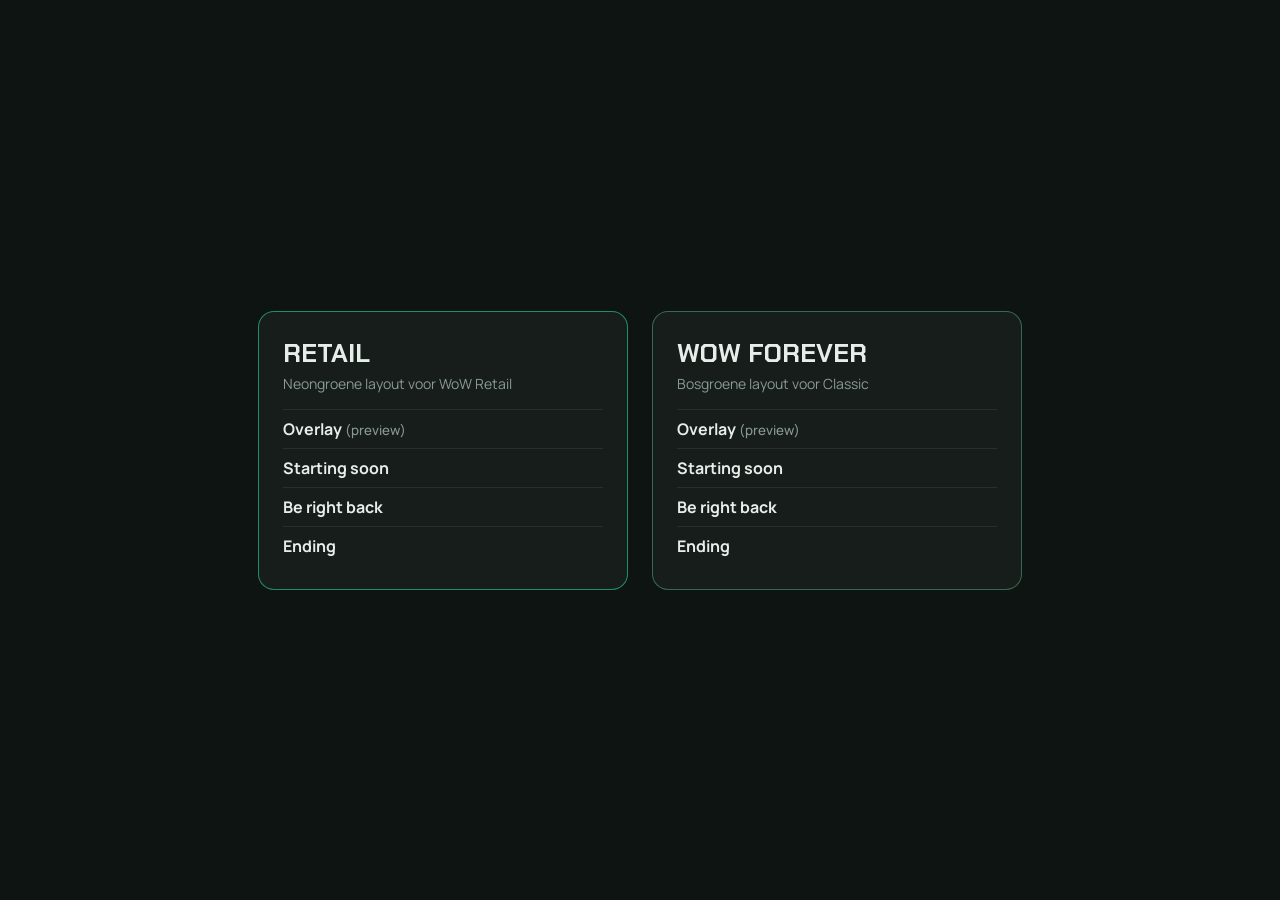
<file: index.html>
<!DOCTYPE html>
<html lang="nl">
<head>
  <meta charset="UTF-8">
  <meta name="viewport" content="width=device-width, initial-scale=1">
  <title>v0lky1 Stream Overlay</title>
  <link rel="stylesheet" href="css/fonts.css">
  <style>
    /* Keuzepagina: de overlays zelf staan per spel in retail/ en forever/ */
    body {
      margin: 0;
      min-height: 100vh;
      display: grid;
      place-items: center;
      background: #0e1411;
      color: #e6eee9;
      font-family: Manrope, sans-serif;
    }
    main { display: flex; flex-wrap: wrap; gap: 24px; justify-content: center; padding: 32px; }
    section {
      width: 320px;
      padding: 24px;
      border: 1px solid rgba(255, 255, 255, 0.12);
      border-radius: 16px;
      background: rgba(255, 255, 255, 0.04);
    }
    section.retail { border-color: rgba(41, 255, 185, 0.5); }
    section.forever { border-color: rgba(86, 184, 134, 0.5); }
    h1 { margin: 0 0 4px; font: 700 26px "Chakra Petch", sans-serif; text-transform: uppercase; }
    p { margin: 0 0 16px; color: #8a9a91; font-size: 14px; }
    a { display: block; padding: 8px 0; color: inherit; text-decoration: none; font-weight: 700; border-top: 1px solid rgba(255, 255, 255, 0.08); }
    a:hover { color: #56b886; }
    .retail a:hover { color: #29ffb9; }
    small { color: #8a9a91; font-weight: 500; }
  </style>
</head>
<body>
  <main>
    <section class="retail">
      <h1>Retail</h1>
      <p>Neongroene layout voor WoW Retail</p>
      <a href="retail/index.html?preview">Overlay <small>(preview)</small></a>
      <a href="retail/scenes/starting-soon.html?debug">Starting soon</a>
      <a href="retail/scenes/brb.html?debug">Be right back</a>
      <a href="retail/scenes/ending.html?debug">Ending</a>
    </section>
    <section class="forever">
      <h1>WoW Forever</h1>
      <p>Bosgroene layout voor Classic</p>
      <a href="forever/index.html?preview">Overlay <small>(preview)</small></a>
      <a href="forever/scenes/starting-soon.html?debug">Starting soon</a>
      <a href="forever/scenes/brb.html?debug">Be right back</a>
      <a href="forever/scenes/ending.html?debug">Ending</a>
    </section>
  </main>
</body>
</html>
</file>
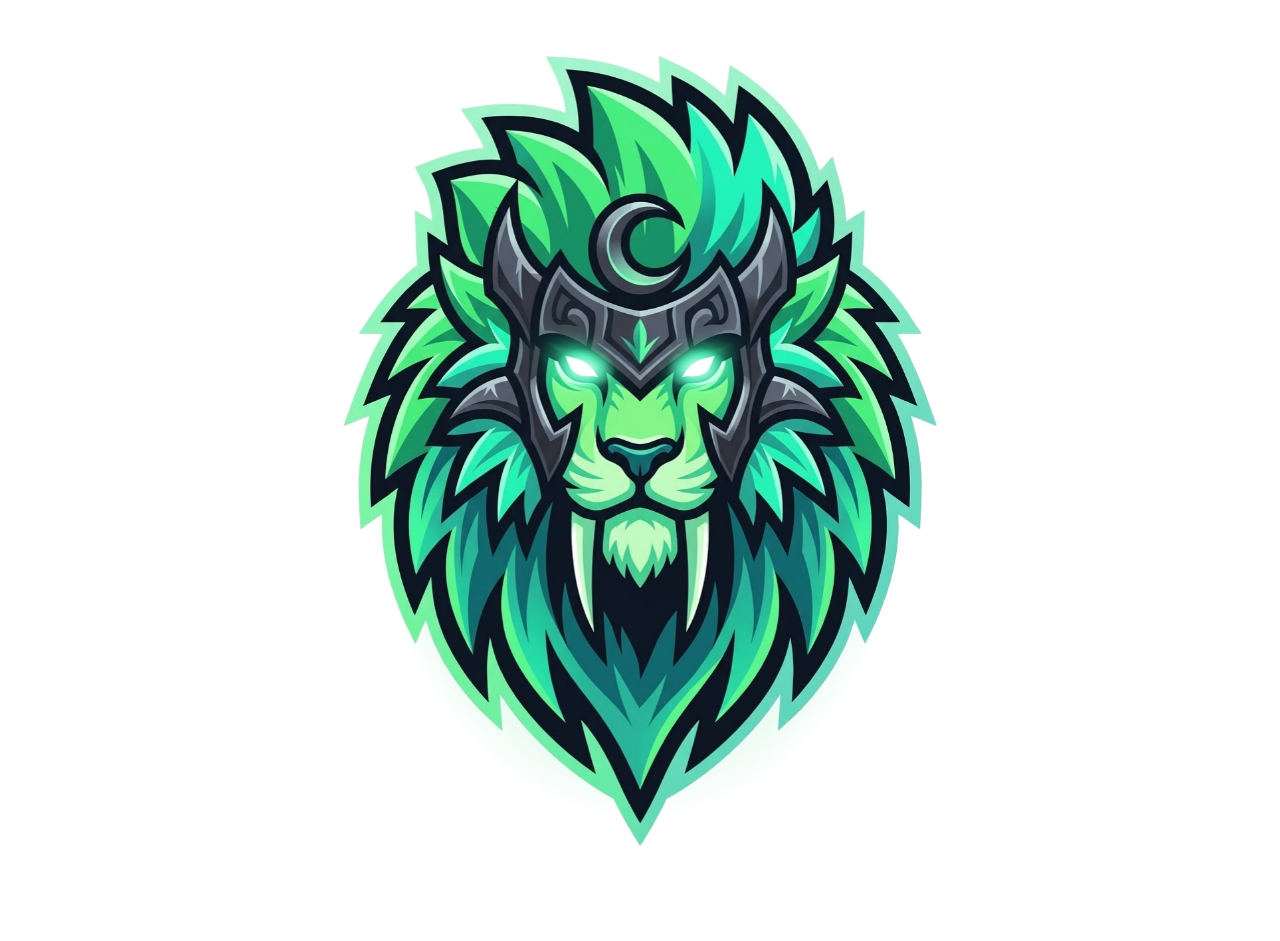
<file: avatar/index.html>
<!DOCTYPE html>
<html lang="en">
<head>
  <meta charset="utf-8">
  <meta name="viewport" content="width=device-width, initial-scale=1">
  <title>v0lky1 - Lion loop</title>
  <!--
    Headbobbende leeuw als vervanging van de camera. Loopt eindeloos, transparante achtergrond.

    OBS: Browserbron, URL naar dit bestand, formaat bijvoorbeeld 1080x1080 (of je camerasize).
    Opties via de URL, bijvoorbeeld avatar/index.html?bpm=128&bg=%23081014
      bpm    tempo van de muziek (standaard 120). Tik het tempo mee met T of een klik (in OBS: rechtermuisknop
             op de bron > Interacteren), het wordt onthouden
      bg     achtergrondkleur, bijvoorbeeld bg=%23081014 of bg=dark (standaard transparant)
      sway=0 geen heen-en-weer kantelen, alleen op en neer
      fx=0   geen deeltjes en pulserende ringen, alleen de leeuw
  -->
  <style>
    :root {
      --bpm: 120;
      --beat: calc(60s / var(--bpm));
      --mint: #5cffb0;
      --green: #1fe07a;
    }
    * { box-sizing: border-box; margin: 0; }
    html, body { width: 100%; height: 100%; overflow: hidden; background: transparent; }
    body.dark { background: radial-gradient(ellipse at 50% 55%, #0f2a22 0%, #081014 70%); }

    .scene { position: relative; width: 100%; height: 100%; display: grid; place-items: center; }

    /* Het logo is 896x1192: zo groot mogelijk binnen het beeld, met ruimte voor de bounce */
    .lion-box {
      position: relative;
      height: min(88vh, 88vw * 1192 / 896);
      aspect-ratio: 896 / 1192;
    }

    /* Gloed achter de leeuw: pulseert op de beat (alleen transform en opacity, dus goedkoop) */
    .aura {
      position: absolute; inset: -12%;
      background: radial-gradient(closest-side, rgba(60, 255, 160, .55), rgba(31, 224, 122, .18) 55%, transparent 75%);
      animation: aura var(--beat) ease-out infinite;
      will-change: transform, opacity;
    }
    .ring {
      position: absolute; inset: 6%;
      border: 3px solid var(--mint);
      border-radius: 50%;
      opacity: 0;
      animation: ring var(--beat) ease-out infinite;
    }
    .ring.b { animation-delay: calc(var(--beat) / -2); }

    /* Twee lagen: .sway kantelt per twee beats links/rechts, .bounce stuitert elke beat */
    .sway, .bounce, .lion { position: absolute; inset: 0; transform-origin: 50% 92%; }
    .sway { animation: sway calc(var(--beat) * 4) ease-in-out infinite; }
    .bounce { animation: bounce var(--beat) cubic-bezier(.3, 0, .4, 1) infinite; }
    .lion img { display: block; width: 100%; height: 100%; user-select: none; -webkit-user-drag: none; }
    .nosway .sway { animation: none; }

    /* Ogen: lichten op bij elke beat */
    .eye {
      position: absolute; width: 14%; aspect-ratio: 1.5; top: 36.3%;
      border-radius: 50%;
      background: radial-gradient(closest-side, rgba(210, 255, 235, .95), rgba(80, 255, 170, .6) 45%, transparent 75%);
      mix-blend-mode: screen;
      animation: eye var(--beat) ease-out infinite;
    }
    .eye.l { left: 33.7%; }
    .eye.r { left: 52.7%; }

    /* Deeltjes die opstijgen */
    .motes { position: absolute; inset: 0; pointer-events: none; }
    .mote {
      position: absolute; bottom: 8%; width: 10px; height: 10px; border-radius: 50%;
      background: var(--mint); box-shadow: 0 0 14px 4px rgba(92, 255, 176, .7);
      opacity: 0;
      animation: rise calc(var(--beat) * 12) linear infinite;
    }
    .mote:nth-child(1) { left: 12%; animation-delay: calc(var(--beat) * -1); }
    .mote:nth-child(2) { left: 26%; animation-delay: calc(var(--beat) * -5);  width: 7px; height: 7px; }
    .mote:nth-child(3) { left: 40%; animation-delay: calc(var(--beat) * -9); }
    .mote:nth-child(4) { left: 58%; animation-delay: calc(var(--beat) * -3);  width: 8px; height: 8px; }
    .mote:nth-child(5) { left: 72%; animation-delay: calc(var(--beat) * -7); }
    .mote:nth-child(6) { left: 86%; animation-delay: calc(var(--beat) * -11); width: 6px; height: 6px; }
    .nofx .motes, .nofx .ring, .nofx .aura { display: none; }

    /* Beat-hit (0%) is het laagste punt: de kop "valt" in de beat en veert dan terug omhoog */
    @keyframes bounce {
      0%   { transform: translateY(2.6%) scale(1.025, .965); }
      18%  { transform: translateY(-1.4%) scale(.99, 1.02); }
      60%  { transform: translateY(-.4%) scale(1, 1); }
      100% { transform: translateY(2.6%) scale(1.025, .965); }
    }
    @keyframes sway {
      0%, 100% { transform: rotate(-2.2deg); }
      50%      { transform: rotate(2.2deg); }
    }
    @keyframes aura {
      0%   { transform: scale(1.04); opacity: 1; }
      100% { transform: scale(.94);  opacity: .55; }
    }
    @keyframes ring {
      0%   { transform: scale(.85); opacity: .55; }
      100% { transform: scale(1.35); opacity: 0; }
    }
    @keyframes eye {
      0%   { opacity: 1;  transform: scale(1.25); }
      100% { opacity: .35; transform: scale(.9); }
    }
    @keyframes rise {
      0%   { transform: translate(0, 0) scale(.6); opacity: 0; }
      10%  { opacity: .9; }
      50%  { transform: translate(14px, -45vh) scale(1); }
      100% { transform: translate(-10px, -90vh) scale(.4); opacity: 0; }
    }

    @media (prefers-reduced-motion: reduce) {
      .sway, .bounce, .eye, .aura, .ring, .mote { animation-duration: calc(var(--beat) * 2); }
    }
  </style>
</head>
<body>
<div class="scene" id="scene">
  <div class="lion-box">
    <div class="aura"></div>
    <div class="ring"></div><div class="ring b"></div>
    <div class="sway"><div class="bounce"><div class="lion">
      <img src="lion.png" alt="v0lky1 lion">
      <span class="eye l"></span><span class="eye r"></span>
    </div></div></div>
    <div class="motes"><span class="mote"></span><span class="mote"></span><span class="mote"></span><span class="mote"></span><span class="mote"></span><span class="mote"></span></div>
  </div>
</div>
<script>
  const params = new URLSearchParams(location.search);
  const STORAGE_KEY = "v0lky1.lionBpm";
  const root = document.documentElement;
  const MIN_BPM = 40, MAX_BPM = 240;

  function setBpm(bpm) {
    root.style.setProperty("--bpm", Math.min(MAX_BPM, Math.max(MIN_BPM, bpm)));
  }

  // bpm uit de URL wint; anders het laatst meegetikte tempo; anders 120
  let saved = null;
  try { saved = Number(localStorage.getItem(STORAGE_KEY)); } catch {}
  setBpm(Number(params.get("bpm")) || saved || 120);

  const bg = params.get("bg");
  if (bg === "dark") document.body.classList.add("dark");
  else if (bg) document.body.style.background = bg;
  if (params.get("sway") === "0") document.body.classList.add("nosway");
  if (params.get("fx") === "0") document.body.classList.add("nofx");

  // Tap-tempo: gemiddelde van de laatste tikken, een pauze van meer dan 2s begint opnieuw
  let taps = [];
  function tap() {
    const now = performance.now();
    if (taps.length && now - taps.at(-1) > 2000) taps = [];
    taps.push(now);
    taps = taps.slice(-8);
    if (taps.length < 3) return;
    const bpm = Math.round(60000 / ((taps.at(-1) - taps[0]) / (taps.length - 1)));
    setBpm(bpm);
    try { localStorage.setItem(STORAGE_KEY, bpm); } catch {}
  }
  addEventListener("keydown", (e) => { if (e.key.toLowerCase() === "t") tap(); });
  addEventListener("pointerdown", tap);
</script>
</body>
</html>
</file>
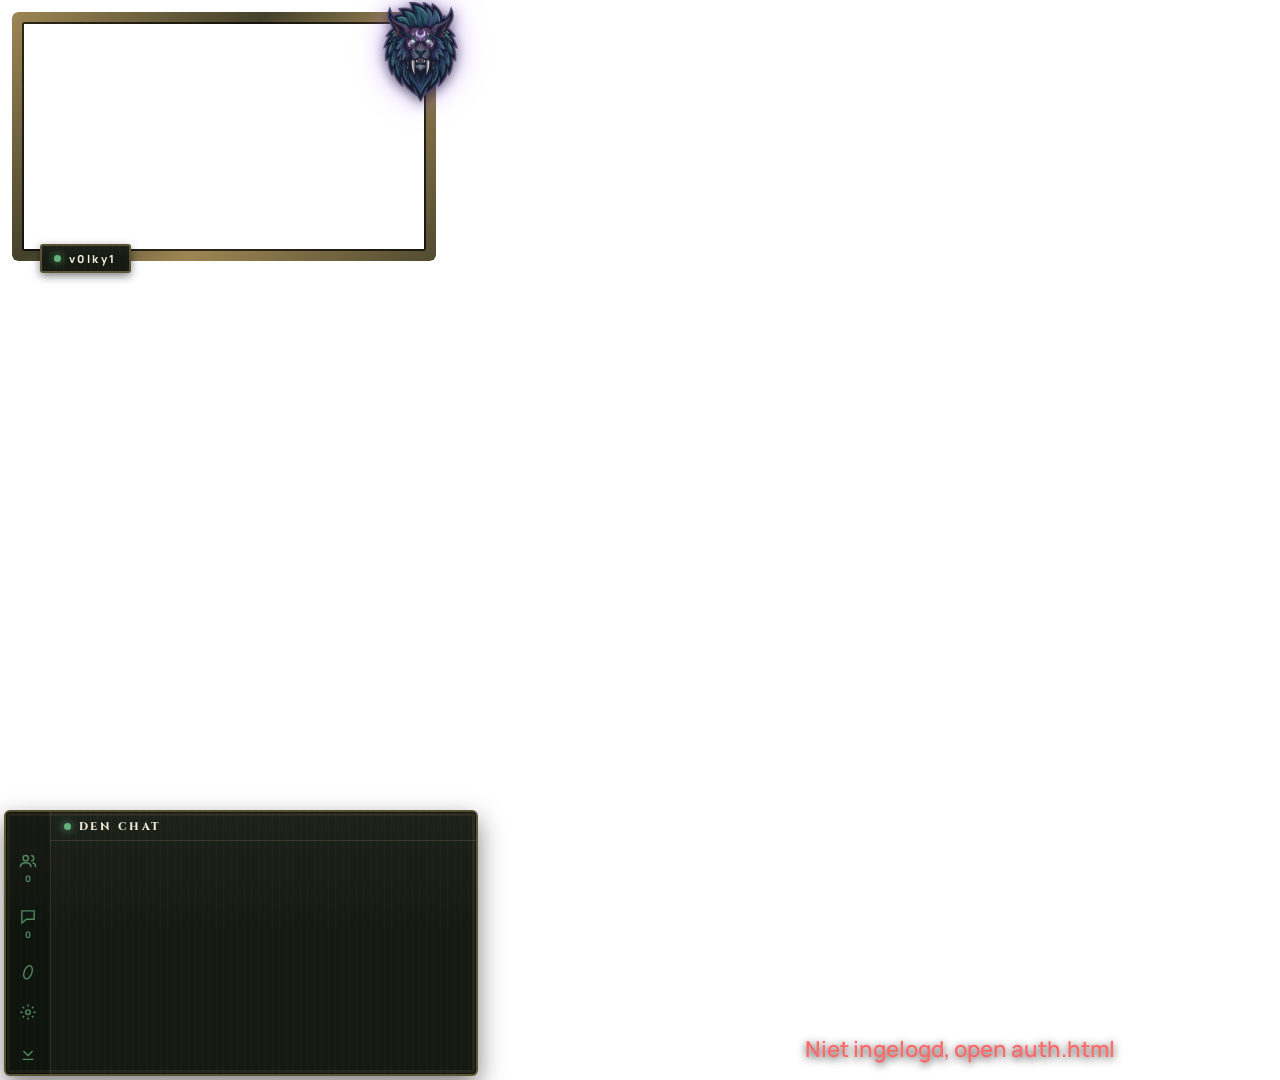
<file: forever/index.html>
<!DOCTYPE html>
<html lang="nl">
<head>
  <meta charset="UTF-8">
  <meta name="viewport" content="width=1920, height=1080">
  <title>v0lky1 Stream Overlay (WoW Forever)</title>
  <!-- Google TTS weigert aanvragen met een localhost/github.io-referrer (404 in plaats van audio) -->
  <meta name="referrer" content="no-referrer">

  <link rel="stylesheet" href="../css/fonts.css">
  <link rel="stylesheet" href="../css/style.css">
  <link rel="stylesheet" href="../css/cam.css">
  <link rel="stylesheet" href="../css/nowplaying.css">
  <link rel="stylesheet" href="../css/chat.css">
  <link rel="stylesheet" href="../css/alerts.css">
  <link rel="stylesheet" href="../css/layouts.css">
  <!-- theme.css als laatste: kleuren en vormaanpassingen van dit spel -->
  <link rel="stylesheet" href="theme.css">
</head>
<body>
  <div class="cam">
    <div class="ring b"></div>
    <div class="ring"></div>
    <div class="ring in"></div>
    <div class="lbl"><i></i>v0lky1</div>
    <img class="badge" src="logo.png" alt="">
  </div>

  <div class="np" id="np">
    <div class="eq"><i></i><i></i><i></i></div>
    <div class="np-body">
      <div class="np-k">Now playing</div>
      <div class="np-wrap" id="np-wrap"><span class="np-text" id="np-text"></span></div>
    </div>
  </div>

  <div class="alert" id="alert"></div>

  <section class="chat">
    <div class="side">
      <svg viewBox="0 0 24 24"><circle cx="9" cy="8" r="3.5"></circle><path d="M2 20c0-4 3-6 7-6s7 2 7 6M16 4.5a3.5 3.5 0 010 7M18 14c2.5.6 4 2.6 4 6"></path></svg><small id="cc">0</small>
      <svg viewBox="0 0 24 24"><path d="M4 5h16v11H10l-6 5V5z"></path></svg><small id="mc">0</small>
      <svg viewBox="0 0 24 24"><ellipse cx="12" cy="12" rx="5" ry="9" transform="rotate(20 12 12)"></ellipse></svg>
      <svg viewBox="0 0 24 24"><circle cx="12" cy="12" r="3"></circle><path d="M12 2v3M12 19v3M2 12h3M19 12h3M5 5l2 2M17 17l2 2M5 19l2-2M17 7l2-2"></path></svg>
      <svg class="dn" viewBox="0 0 24 24"><path d="M6 9l6 6 6-6M5 20h14"></path></svg>
    </div>
    <div class="tabs"><div class="tab">Den Chat</div></div>
    <div class="msgs" id="msgs"></div>
  </section>

  <p id="status" class="status"></p>
  <div class="ctl" id="ctl"></div>

  <script type="module" src="../js/app.js"></script>
</body>
</html>
</file>
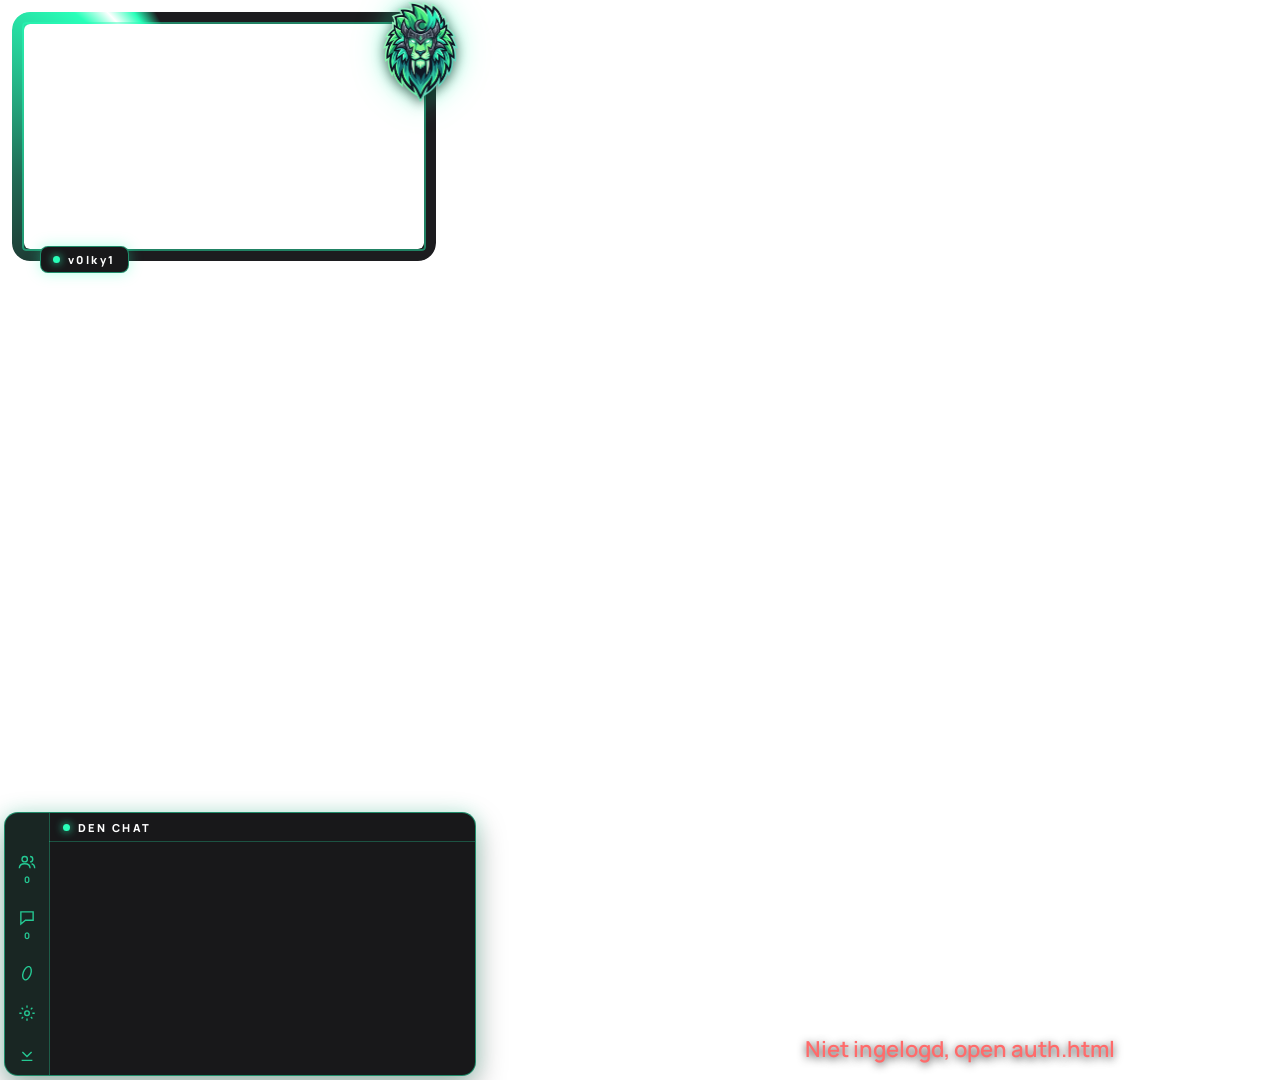
<file: retail/index.html>
<!DOCTYPE html>
<html lang="nl">
<head>
  <meta charset="UTF-8">
  <meta name="viewport" content="width=1920, height=1080">
  <title>v0lky1 Stream Overlay (Retail)</title>
  <!-- Google TTS weigert aanvragen met een localhost/github.io-referrer (404 in plaats van audio) -->
  <meta name="referrer" content="no-referrer">

  <link rel="stylesheet" href="../css/fonts.css">
  <link rel="stylesheet" href="../css/style.css">
  <link rel="stylesheet" href="../css/cam.css">
  <link rel="stylesheet" href="../css/nowplaying.css">
  <link rel="stylesheet" href="../css/chat.css">
  <link rel="stylesheet" href="../css/alerts.css">
  <link rel="stylesheet" href="../css/layouts.css">
  <!-- theme.css als laatste: kleuren en vormaanpassingen van dit spel -->
  <link rel="stylesheet" href="theme.css">
</head>
<body>
  <div class="cam">
    <div class="ring b"></div>
    <div class="ring"></div>
    <div class="ring in"></div>
    <div class="lbl"><i></i>v0lky1</div>
    <img class="badge" src="logo.png" alt="">
  </div>

  <div class="np" id="np">
    <div class="eq"><i></i><i></i><i></i></div>
    <div class="np-body">
      <div class="np-k">Now playing</div>
      <div class="np-wrap" id="np-wrap"><span class="np-text" id="np-text"></span></div>
    </div>
  </div>

  <div class="alert" id="alert"></div>

  <section class="chat">
    <div class="side">
      <svg viewBox="0 0 24 24"><circle cx="9" cy="8" r="3.5"></circle><path d="M2 20c0-4 3-6 7-6s7 2 7 6M16 4.5a3.5 3.5 0 010 7M18 14c2.5.6 4 2.6 4 6"></path></svg><small id="cc">0</small>
      <svg viewBox="0 0 24 24"><path d="M4 5h16v11H10l-6 5V5z"></path></svg><small id="mc">0</small>
      <svg viewBox="0 0 24 24"><ellipse cx="12" cy="12" rx="5" ry="9" transform="rotate(20 12 12)"></ellipse></svg>
      <svg viewBox="0 0 24 24"><circle cx="12" cy="12" r="3"></circle><path d="M12 2v3M12 19v3M2 12h3M19 12h3M5 5l2 2M17 17l2 2M5 19l2-2M17 7l2-2"></path></svg>
      <svg class="dn" viewBox="0 0 24 24"><path d="M6 9l6 6 6-6M5 20h14"></path></svg>
    </div>
    <div class="tabs"><div class="tab">Den Chat</div></div>
    <div class="msgs" id="msgs"></div>
  </section>

  <p id="status" class="status"></p>
  <div class="ctl" id="ctl"></div>

  <script type="module" src="../js/app.js"></script>
</body>
</html>
</file>
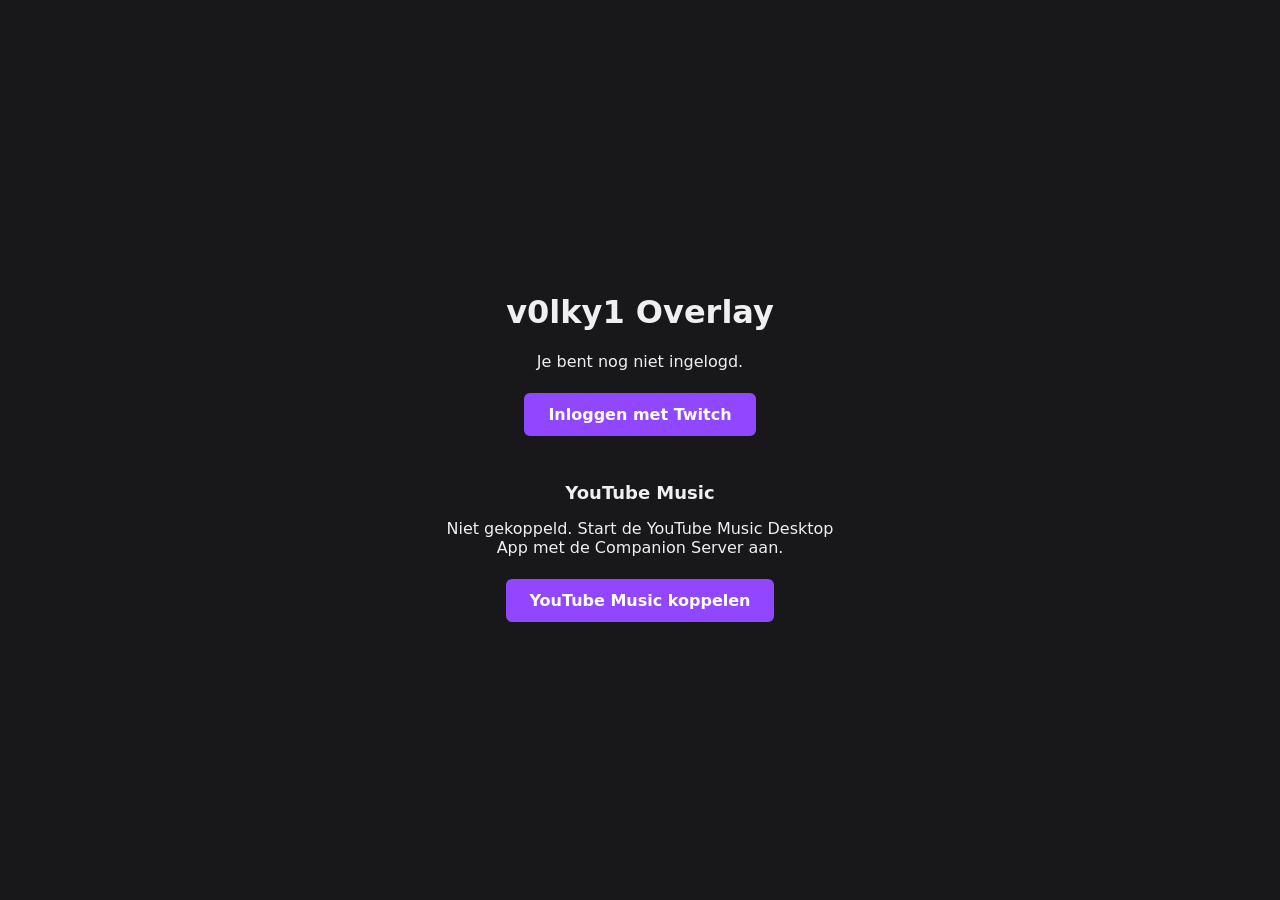
<file: auth.html>
<!DOCTYPE html>
<html lang="nl">
<head>
  <meta charset="UTF-8">
  <meta name="viewport" content="width=device-width, initial-scale=1.0">
  <title>v0lky1 Overlay - Inloggen</title>
  <style>
    body {
      margin: 0;
      min-height: 100vh;
      display: grid;
      place-items: center;
      font-family: "Segoe UI", system-ui, sans-serif;
      background: #18181b;
      color: #efeff1;
    }
    main { text-align: center; max-width: 420px; padding: 24px; }
    button {
      font: inherit;
      font-weight: 600;
      padding: 12px 24px;
      margin: 6px;
      border: 0;
      border-radius: 6px;
      background: #9147ff;
      color: #fff;
      cursor: pointer;
    }
    button.secondary { background: #3a3a3d; }
    button:hover { filter: brightness(1.15); }
    h2 { margin-top: 40px; font-size: 18px; }
    #message, #ytm-message { margin: 16px 0; }
    .error { color: #ff6b6b; }
  </style>
</head>
<body>
  <main>
    <h1>v0lky1 Overlay</h1>
    <p id="message">Even laden…</p>
    <div id="actions"></div>

    <h2>YouTube Music</h2>
    <p id="ytm-message"></p>
    <div id="ytm-actions"></div>
  </main>

  <script type="module">
    import { login, logout, handleCallback, getSession } from "./js/auth.js";
    import { getToken, pair, unpair } from "./js/ytm.js";

    const message = document.getElementById("message");
    const actions = document.getElementById("actions");
    const ytmMessage = document.getElementById("ytm-message");
    const ytmActions = document.getElementById("ytm-actions");

    function addButton(label, onClick, secondary = false, target = actions) {
      const btn = document.createElement("button");
      btn.textContent = label;
      if (secondary) btn.className = "secondary";
      btn.addEventListener("click", onClick);
      target.append(btn);
    }

    function renderYtm() {
      ytmActions.replaceChildren();
      ytmMessage.className = "";
      if (getToken()) {
        ytmMessage.textContent = "Gekoppeld.";
        addButton("Opnieuw koppelen", pairYtm, true, ytmActions);
        addButton("Ontkoppelen", () => { unpair(); renderYtm(); }, true, ytmActions);
      } else {
        ytmMessage.textContent = "Niet gekoppeld. Start de YouTube Music Desktop App met de Companion Server aan.";
        addButton("YouTube Music koppelen", pairYtm, false, ytmActions);
      }
    }

    async function pairYtm() {
      ytmActions.replaceChildren();
      ytmMessage.textContent = "Keur de koppeling goed in de YouTube Music-app (binnen 30 seconden)…";
      try {
        await pair();
        renderYtm();
      } catch (err) {
        renderYtm();
        ytmMessage.textContent = `Koppelen mislukt: ${err.message}`;
        ytmMessage.className = "error";
      }
    }

    async function init() {
      try {
        await handleCallback();
      } catch (err) {
        message.textContent = err.message;
        message.className = "error";
        addButton("Opnieuw inloggen", login);
        return;
      }

      const result = await getSession();
      if (result.session) {
        message.textContent = `Ingelogd als ${result.session.login}. Je kunt de overlay nu verversen.`;
        addButton("Uitloggen", () => { logout(); location.reload(); }, true);
      } else if (result.error === "missing-scopes") {
        message.textContent = `Er ontbreken rechten (${result.missing.join(", ")}). Log opnieuw in.`;
        addButton("Inloggen met Twitch", login);
      } else if (result.error === "network") {
        message.textContent = "Kan Twitch niet bereiken. Probeer het later opnieuw.";
        message.className = "error";
      } else {
        message.textContent = "Je bent nog niet ingelogd.";
        addButton("Inloggen met Twitch", login);
      }
    }

    init();
    renderYtm();
  </script>
</body>
</html>
</file>
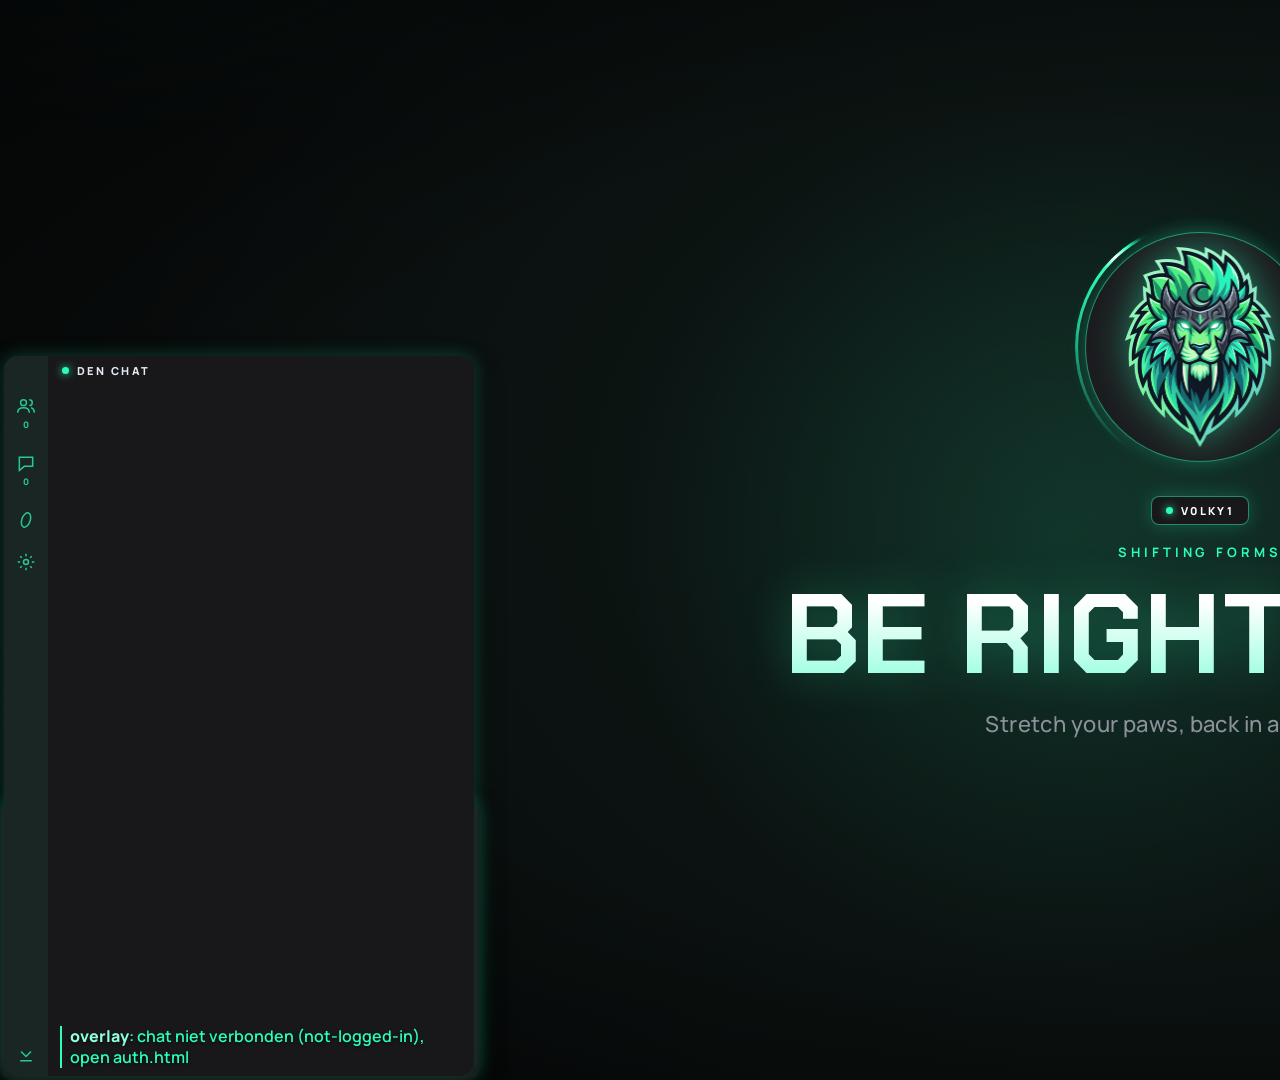
<file: scenes/brb.html>
<!DOCTYPE html>
<html lang="en">
<head>
  <meta charset="utf-8">
  <title>v0lky1 - Be Right Back</title>
  <link rel="stylesheet" href="../css/fonts.css">
  <link rel="stylesheet" href="../css/chat.css">
  <link rel="stylesheet" href="scenes.css">
</head>
<body>
<div class="bg">
  <div class="aura"></div>
  <div class="canopy"></div>
  <div class="leaves"><div class="leaf"></div><div class="leaf"></div><div class="leaf"></div><div class="leaf"></div><div class="leaf"></div><div class="leaf"></div><div class="leaf"></div><div class="leaf"></div><div class="leaf"></div><div class="leaf"></div></div>
  <div class="motes"><span class="mote"></span><span class="mote"></span><span class="mote"></span><span class="mote"></span><span class="mote"></span><span class="mote"></span></div>
  <div class="vignette"></div>
</div>
<div class="zone cam"></div>
<div class="zone chat"></div>
<section class="chat" id="chat">
    <div class="side">
      <svg viewBox="0 0 24 24"><circle cx="9" cy="8" r="3.5"></circle><path d="M2 20c0-4 3-6 7-6s7 2 7 6M16 4.5a3.5 3.5 0 010 7M18 14c2.5.6 4 2.6 4 6"></path></svg><small id="cc">0</small>
      <svg viewBox="0 0 24 24"><path d="M4 5h16v11H10l-6 5V5z"></path></svg><small id="mc">0</small>
      <svg viewBox="0 0 24 24"><ellipse cx="12" cy="12" rx="5" ry="9" transform="rotate(20 12 12)"></ellipse></svg>
      <svg viewBox="0 0 24 24"><circle cx="12" cy="12" r="3"></circle><path d="M12 2v3M12 19v3M2 12h3M19 12h3M5 5l2 2M17 17l2 2M5 19l2-2M17 7l2-2"></path></svg>
      <svg class="dn" viewBox="0 0 24 24"><path d="M6 9l6 6 6-6M5 20h14"></path></svg>
    </div>
    <div class="tabs"><div class="tab">Den Chat</div></div>
    <div class="msgs" id="msgs"></div>
  </section>
<main class="stage">
    <div class="logo-wrap"><div class="ring b"></div><div class="ring"></div><div class="disc"></div><img src="../assets/images/logo.png" alt="v0lky1"></div>
    <span class="pill"><i></i>v0lky1</span>
    <div class="kicker">Shifting forms</div>
    <h1 id="title">Be Right Back</h1>
    <p id="subtitle">Stretch your paws, back in a few minutes</p>
</main>
<div class="np-slot">
  <div id="nowplaying" class="card"><div class="eq"><b></b><b></b><b></b><b></b></div><span class="lab">Now playing</span><span class="song">Artist - Song Title</span></div>
</div>
<script type="module" src="scenes.js"></script>
</body>
</html>
</file>
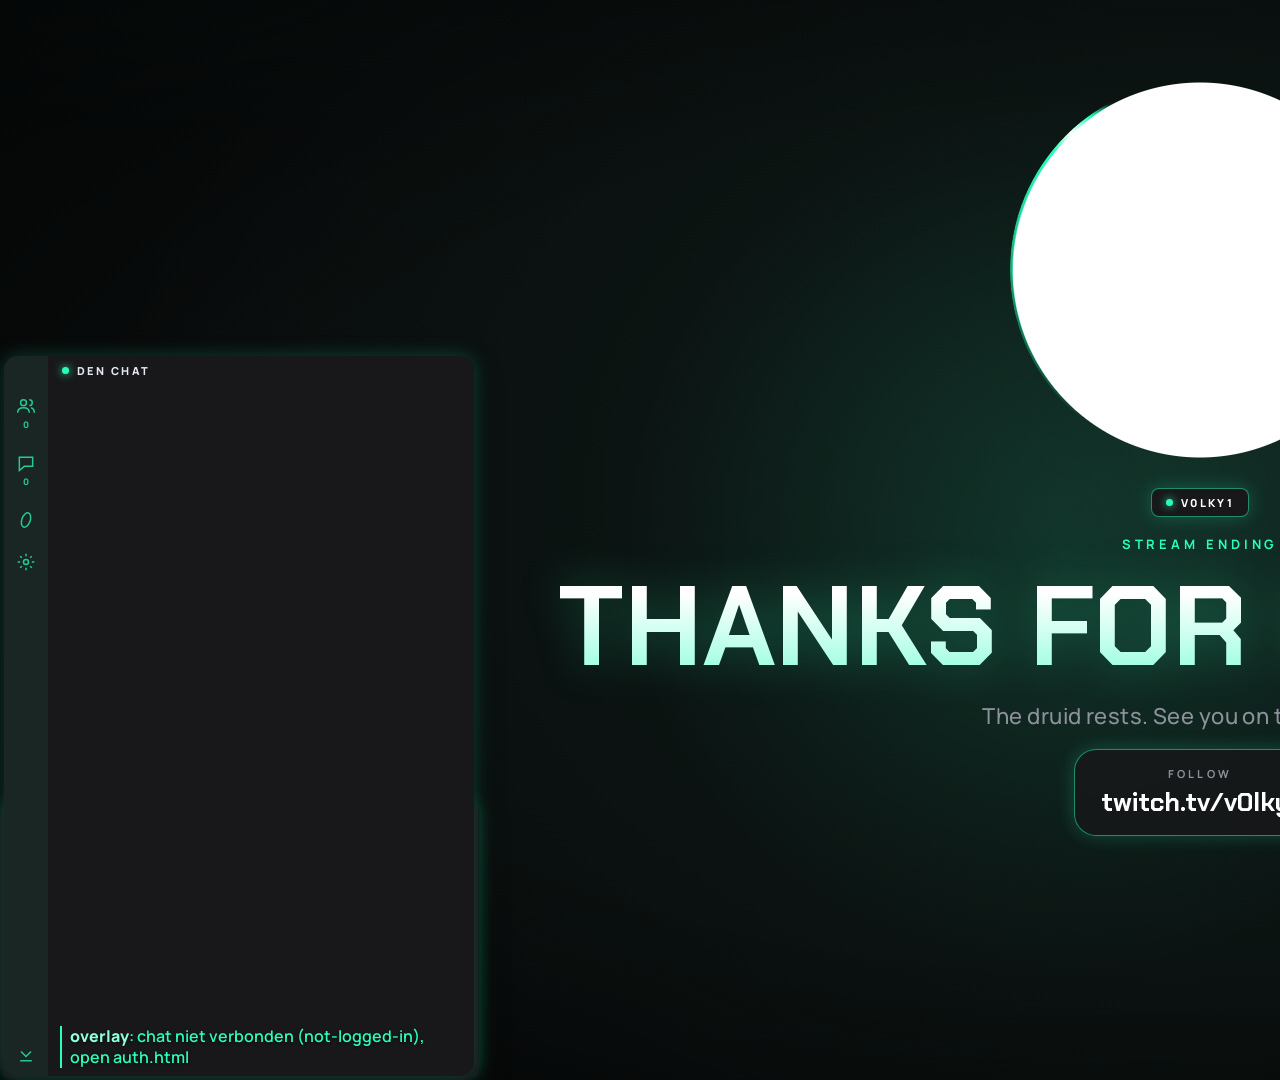
<file: scenes/ending.html>
<!DOCTYPE html>
<html lang="en" class="ending">
<head>
  <meta charset="utf-8">
  <title>v0lky1 - Thanks for watching</title>
  <link rel="stylesheet" href="../css/fonts.css">
  <link rel="stylesheet" href="../css/chat.css">
  <link rel="stylesheet" href="scenes.css">
</head>
<body>
<div class="bg">
  <div class="aura"></div>
  <div class="canopy"></div>
  <div class="leaves"><div class="leaf"></div><div class="leaf"></div><div class="leaf"></div><div class="leaf"></div><div class="leaf"></div><div class="leaf"></div><div class="leaf"></div><div class="leaf"></div><div class="leaf"></div><div class="leaf"></div></div>
  <div class="motes"><span class="mote"></span><span class="mote"></span><span class="mote"></span><span class="mote"></span><span class="mote"></span><span class="mote"></span></div>
  <div class="vignette"></div>
</div>
<div class="zone cam"></div>
<div class="zone chat"></div>
<section class="chat" id="chat">
    <div class="side">
      <svg viewBox="0 0 24 24"><circle cx="9" cy="8" r="3.5"></circle><path d="M2 20c0-4 3-6 7-6s7 2 7 6M16 4.5a3.5 3.5 0 010 7M18 14c2.5.6 4 2.6 4 6"></path></svg><small id="cc">0</small>
      <svg viewBox="0 0 24 24"><path d="M4 5h16v11H10l-6 5V5z"></path></svg><small id="mc">0</small>
      <svg viewBox="0 0 24 24"><ellipse cx="12" cy="12" rx="5" ry="9" transform="rotate(20 12 12)"></ellipse></svg>
      <svg viewBox="0 0 24 24"><circle cx="12" cy="12" r="3"></circle><path d="M12 2v3M12 19v3M2 12h3M19 12h3M5 5l2 2M17 17l2 2M5 19l2-2M17 7l2-2"></path></svg>
      <svg class="dn" viewBox="0 0 24 24"><path d="M6 9l6 6 6-6M5 20h14"></path></svg>
    </div>
    <div class="tabs"><div class="tab">Den Chat</div></div>
    <div class="msgs" id="msgs"></div>
  </section>
<main class="stage">
    <div class="logo-wrap"><div class="ring b"></div><div class="ring"></div><div class="disc"></div></div>
    <span class="pill"><i></i>v0lky1</span>
    <div class="kicker">Stream ending</div>
    <h1 id="title">Thanks for watching</h1>
    <p id="subtitle">The druid rests. See you on the next hunt</p>
    <div class="thanks-row"><div class="card"><div class="k">Follow</div><div class="v">twitch.tv/v0lky1</div></div></div>
</main>
<div class="np-slot">
  <div id="nowplaying" class="card"><div class="eq"><b></b><b></b><b></b><b></b></div><span class="lab">Now playing</span><span class="song">Artist - Song Title</span></div>
</div>
<script type="module" src="scenes.js"></script>
</body>
</html>
</file>
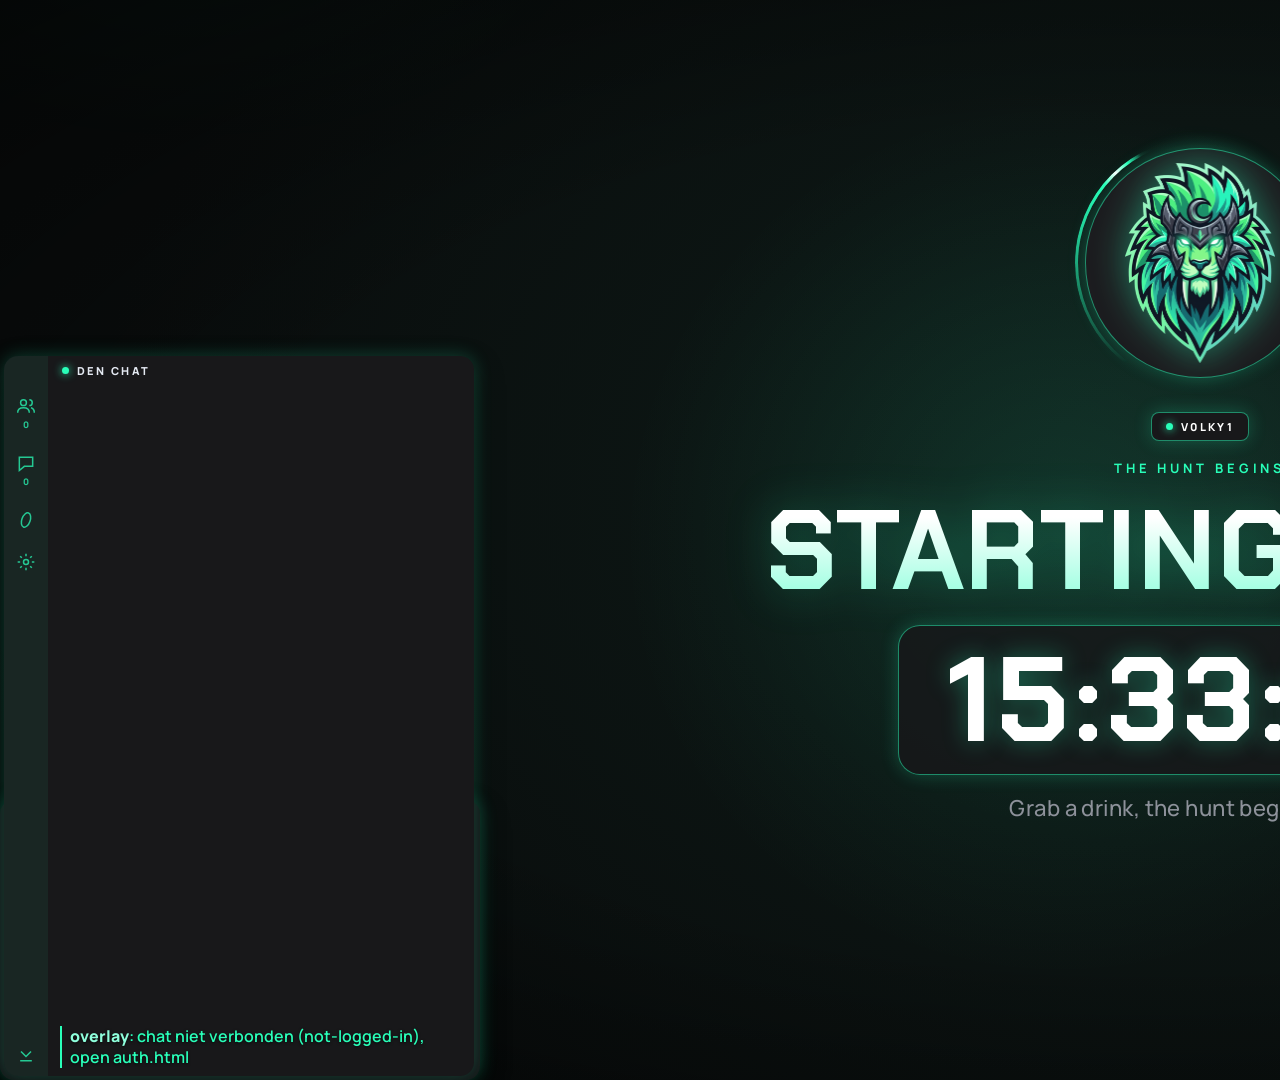
<file: scenes/starting-soon.html>
<!DOCTYPE html>
<html lang="en">
<head>
  <meta charset="utf-8">
  <title>v0lky1 - Starting Soon</title>
  <link rel="stylesheet" href="../css/fonts.css">
  <link rel="stylesheet" href="../css/chat.css">
  <link rel="stylesheet" href="scenes.css">
</head>
<body>
<div class="bg">
  <div class="aura"></div>
  <div class="canopy"></div>
  <div class="leaves"><div class="leaf"></div><div class="leaf"></div><div class="leaf"></div><div class="leaf"></div><div class="leaf"></div><div class="leaf"></div><div class="leaf"></div><div class="leaf"></div><div class="leaf"></div><div class="leaf"></div></div>
  <div class="motes"><span class="mote"></span><span class="mote"></span><span class="mote"></span><span class="mote"></span><span class="mote"></span><span class="mote"></span></div>
  <div class="vignette"></div>
</div>
<div class="zone cam"></div>
<div class="zone chat"></div>
<section class="chat" id="chat">
    <div class="side">
      <svg viewBox="0 0 24 24"><circle cx="9" cy="8" r="3.5"></circle><path d="M2 20c0-4 3-6 7-6s7 2 7 6M16 4.5a3.5 3.5 0 010 7M18 14c2.5.6 4 2.6 4 6"></path></svg><small id="cc">0</small>
      <svg viewBox="0 0 24 24"><path d="M4 5h16v11H10l-6 5V5z"></path></svg><small id="mc">0</small>
      <svg viewBox="0 0 24 24"><ellipse cx="12" cy="12" rx="5" ry="9" transform="rotate(20 12 12)"></ellipse></svg>
      <svg viewBox="0 0 24 24"><circle cx="12" cy="12" r="3"></circle><path d="M12 2v3M12 19v3M2 12h3M19 12h3M5 5l2 2M17 17l2 2M5 19l2-2M17 7l2-2"></path></svg>
      <svg class="dn" viewBox="0 0 24 24"><path d="M6 9l6 6 6-6M5 20h14"></path></svg>
    </div>
    <div class="tabs"><div class="tab">Den Chat</div></div>
    <div class="msgs" id="msgs"></div>
  </section>
<main class="stage">
    <div class="logo-wrap"><div class="ring b"></div><div class="ring"></div><div class="disc"></div><img src="../assets/images/logo.png" alt="v0lky1">
      <svg class="fork l" viewBox="0 0 60 240" aria-hidden="true"><path class="wood" d="M30 74V236"/><path class="iron" d="M8 12V50Q8 74 30 74Q52 74 52 50V12M30 74V6"/></svg>
      <svg class="fork r" viewBox="0 0 60 240" aria-hidden="true"><path class="wood" d="M30 74V236"/><path class="iron" d="M8 12V50Q8 74 30 74Q52 74 52 50V12M30 74V6"/></svg>
    </div>
    <span class="pill"><i></i>v0lky1</span>
    <div class="kicker">The hunt begins</div>
    <h1 id="title">Starting Soon</h1>
    <div class="card"><span id="countdown">10:00</span></div>
    <p id="subtitle">Grab a drink, the hunt begins shortly</p>
</main>
<div class="np-slot">
  <div id="nowplaying" class="card"><div class="eq"><b></b><b></b><b></b><b></b></div><span class="lab">Now playing</span><span class="song">Artist - Song Title</span></div>
</div>
<script type="module" src="scenes.js"></script>
</body>
</html>
</file>
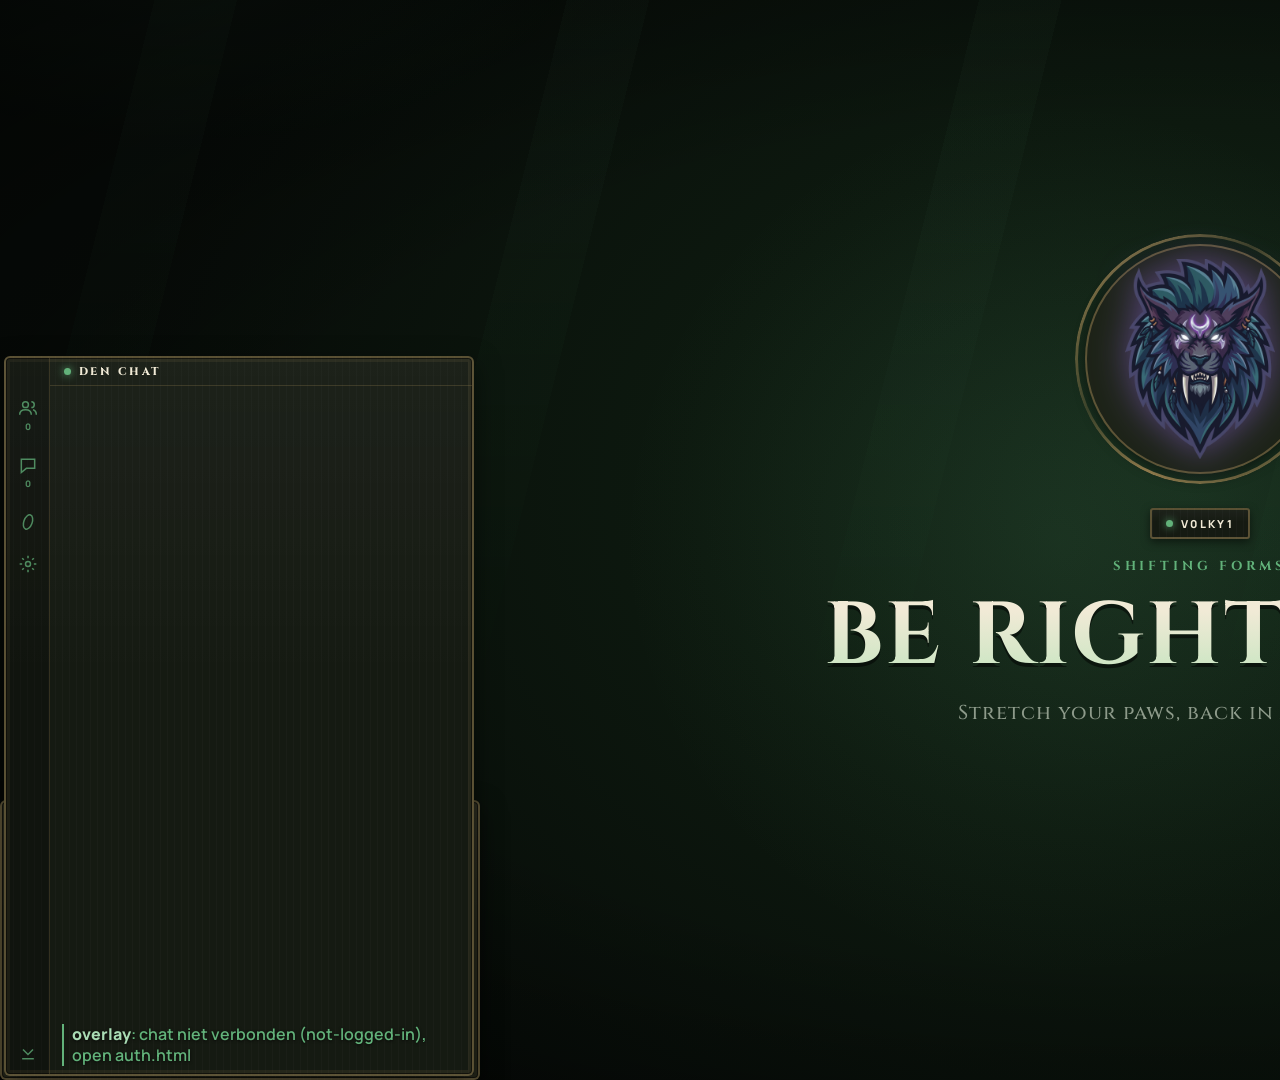
<file: forever/scenes/brb.html>
<!DOCTYPE html>
<html lang="en">
<head>
  <meta charset="utf-8">
  <title>v0lky1 - Be Right Back</title>
  <link rel="stylesheet" href="../../css/fonts.css">
  <link rel="stylesheet" href="../../css/chat.css">
  <link rel="stylesheet" href="../../css/scenes.css">
  <!-- theme.css als laatste: kleuren en vormaanpassingen van dit spel -->
  <link rel="stylesheet" href="../theme.css">
</head>
<body>
<div class="bg">
  <div class="aura"></div>
  <div class="canopy"></div>
  <div class="leaves"><div class="leaf"></div><div class="leaf"></div><div class="leaf"></div><div class="leaf"></div><div class="leaf"></div><div class="leaf"></div><div class="leaf"></div><div class="leaf"></div><div class="leaf"></div><div class="leaf"></div></div>
  <div class="motes"><span class="mote"></span><span class="mote"></span><span class="mote"></span><span class="mote"></span><span class="mote"></span><span class="mote"></span></div>
  <div class="vignette"></div>
</div>
<div class="zone cam"></div>
<div class="zone chat"></div>
<section class="chat" id="chat">
    <div class="side">
      <svg viewBox="0 0 24 24"><circle cx="9" cy="8" r="3.5"></circle><path d="M2 20c0-4 3-6 7-6s7 2 7 6M16 4.5a3.5 3.5 0 010 7M18 14c2.5.6 4 2.6 4 6"></path></svg><small id="cc">0</small>
      <svg viewBox="0 0 24 24"><path d="M4 5h16v11H10l-6 5V5z"></path></svg><small id="mc">0</small>
      <svg viewBox="0 0 24 24"><ellipse cx="12" cy="12" rx="5" ry="9" transform="rotate(20 12 12)"></ellipse></svg>
      <svg viewBox="0 0 24 24"><circle cx="12" cy="12" r="3"></circle><path d="M12 2v3M12 19v3M2 12h3M19 12h3M5 5l2 2M17 17l2 2M5 19l2-2M17 7l2-2"></path></svg>
      <svg class="dn" viewBox="0 0 24 24"><path d="M6 9l6 6 6-6M5 20h14"></path></svg>
    </div>
    <div class="tabs"><div class="tab">Den Chat</div></div>
    <div class="msgs" id="msgs"></div>
  </section>
<main class="stage">
    <div class="logo-wrap"><div class="ring b"></div><div class="ring"></div><div class="disc"></div><img src="../logo.png" alt="v0lky1"></div>
    <span class="pill"><i></i>v0lky1</span>
    <div class="kicker">Shifting forms</div>
    <h1 id="title">Be Right Back</h1>
    <p id="subtitle">Stretch your paws, back in a few minutes</p>
</main>
<div class="np-slot">
  <div id="nowplaying" class="card"><div class="eq"><b></b><b></b><b></b><b></b></div><span class="lab">Now playing</span><span class="song">Artist - Song Title</span></div>
</div>
<script type="module" src="../../js/scenes.js"></script>
</body>
</html>
</file>
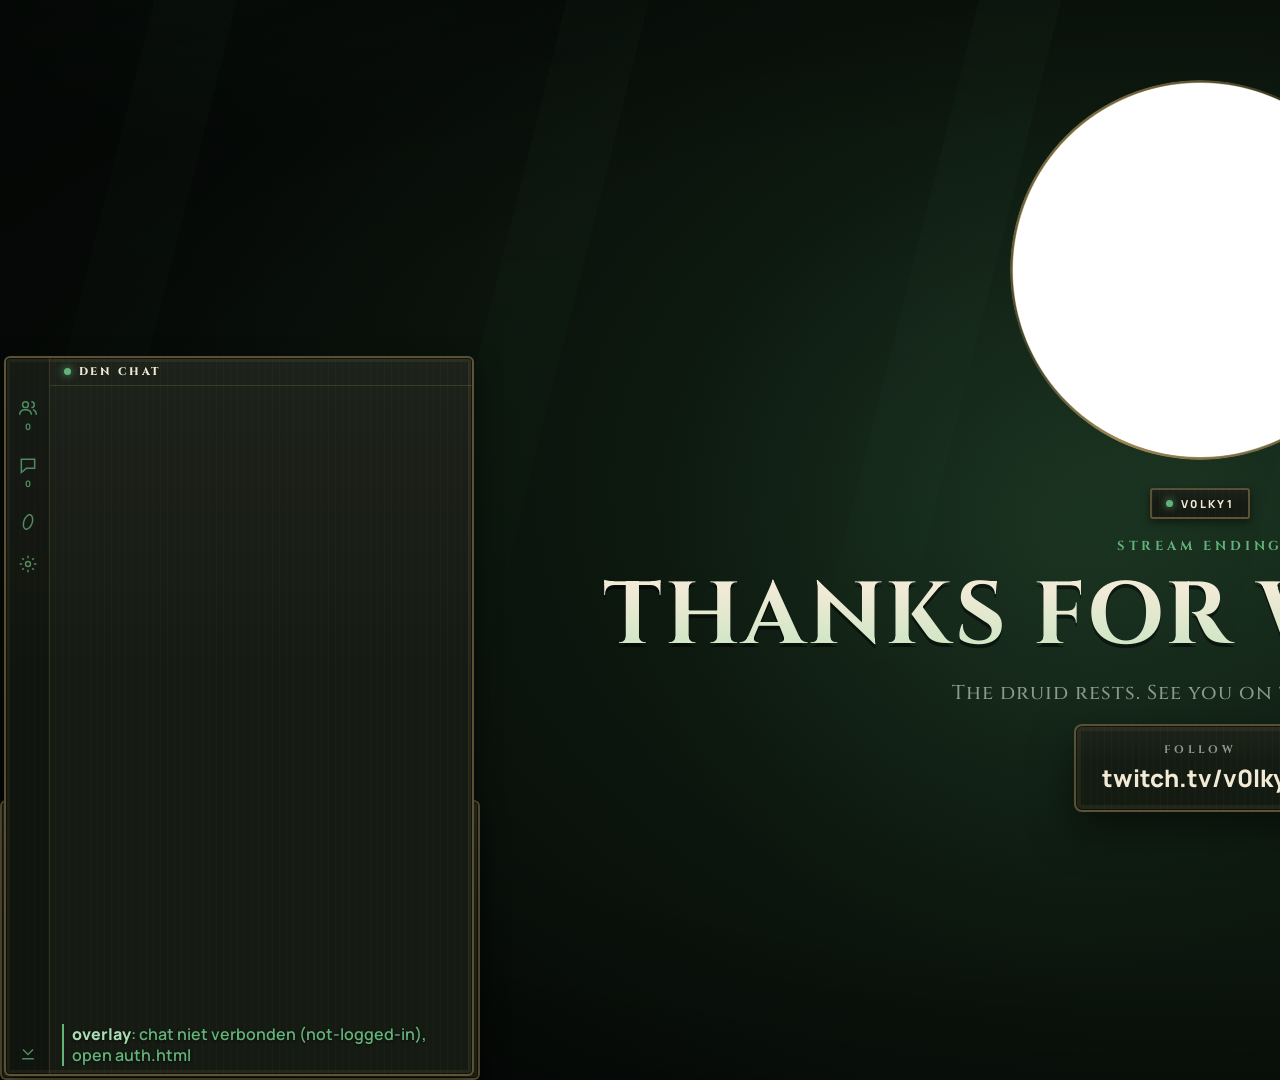
<file: forever/scenes/ending.html>
<!DOCTYPE html>
<html lang="en" class="ending">
<head>
  <meta charset="utf-8">
  <title>v0lky1 - Thanks for watching</title>
  <link rel="stylesheet" href="../../css/fonts.css">
  <link rel="stylesheet" href="../../css/chat.css">
  <link rel="stylesheet" href="../../css/scenes.css">
  <!-- theme.css als laatste: kleuren en vormaanpassingen van dit spel -->
  <link rel="stylesheet" href="../theme.css">
</head>
<body>
<div class="bg">
  <div class="aura"></div>
  <div class="canopy"></div>
  <div class="leaves"><div class="leaf"></div><div class="leaf"></div><div class="leaf"></div><div class="leaf"></div><div class="leaf"></div><div class="leaf"></div><div class="leaf"></div><div class="leaf"></div><div class="leaf"></div><div class="leaf"></div></div>
  <div class="motes"><span class="mote"></span><span class="mote"></span><span class="mote"></span><span class="mote"></span><span class="mote"></span><span class="mote"></span></div>
  <div class="vignette"></div>
</div>
<div class="zone cam"></div>
<div class="zone chat"></div>
<section class="chat" id="chat">
    <div class="side">
      <svg viewBox="0 0 24 24"><circle cx="9" cy="8" r="3.5"></circle><path d="M2 20c0-4 3-6 7-6s7 2 7 6M16 4.5a3.5 3.5 0 010 7M18 14c2.5.6 4 2.6 4 6"></path></svg><small id="cc">0</small>
      <svg viewBox="0 0 24 24"><path d="M4 5h16v11H10l-6 5V5z"></path></svg><small id="mc">0</small>
      <svg viewBox="0 0 24 24"><ellipse cx="12" cy="12" rx="5" ry="9" transform="rotate(20 12 12)"></ellipse></svg>
      <svg viewBox="0 0 24 24"><circle cx="12" cy="12" r="3"></circle><path d="M12 2v3M12 19v3M2 12h3M19 12h3M5 5l2 2M17 17l2 2M5 19l2-2M17 7l2-2"></path></svg>
      <svg class="dn" viewBox="0 0 24 24"><path d="M6 9l6 6 6-6M5 20h14"></path></svg>
    </div>
    <div class="tabs"><div class="tab">Den Chat</div></div>
    <div class="msgs" id="msgs"></div>
  </section>
<main class="stage">
    <div class="logo-wrap"><div class="ring b"></div><div class="ring"></div><div class="disc"></div></div>
    <span class="pill"><i></i>v0lky1</span>
    <div class="kicker">Stream ending</div>
    <h1 id="title">Thanks for watching</h1>
    <p id="subtitle">The druid rests. See you on the next hunt</p>
    <div class="thanks-row"><div class="card"><div class="k">Follow</div><div class="v">twitch.tv/v0lky1</div></div></div>
</main>
<div class="np-slot">
  <div id="nowplaying" class="card"><div class="eq"><b></b><b></b><b></b><b></b></div><span class="lab">Now playing</span><span class="song">Artist - Song Title</span></div>
</div>
<script type="module" src="../../js/scenes.js"></script>
</body>
</html>
</file>
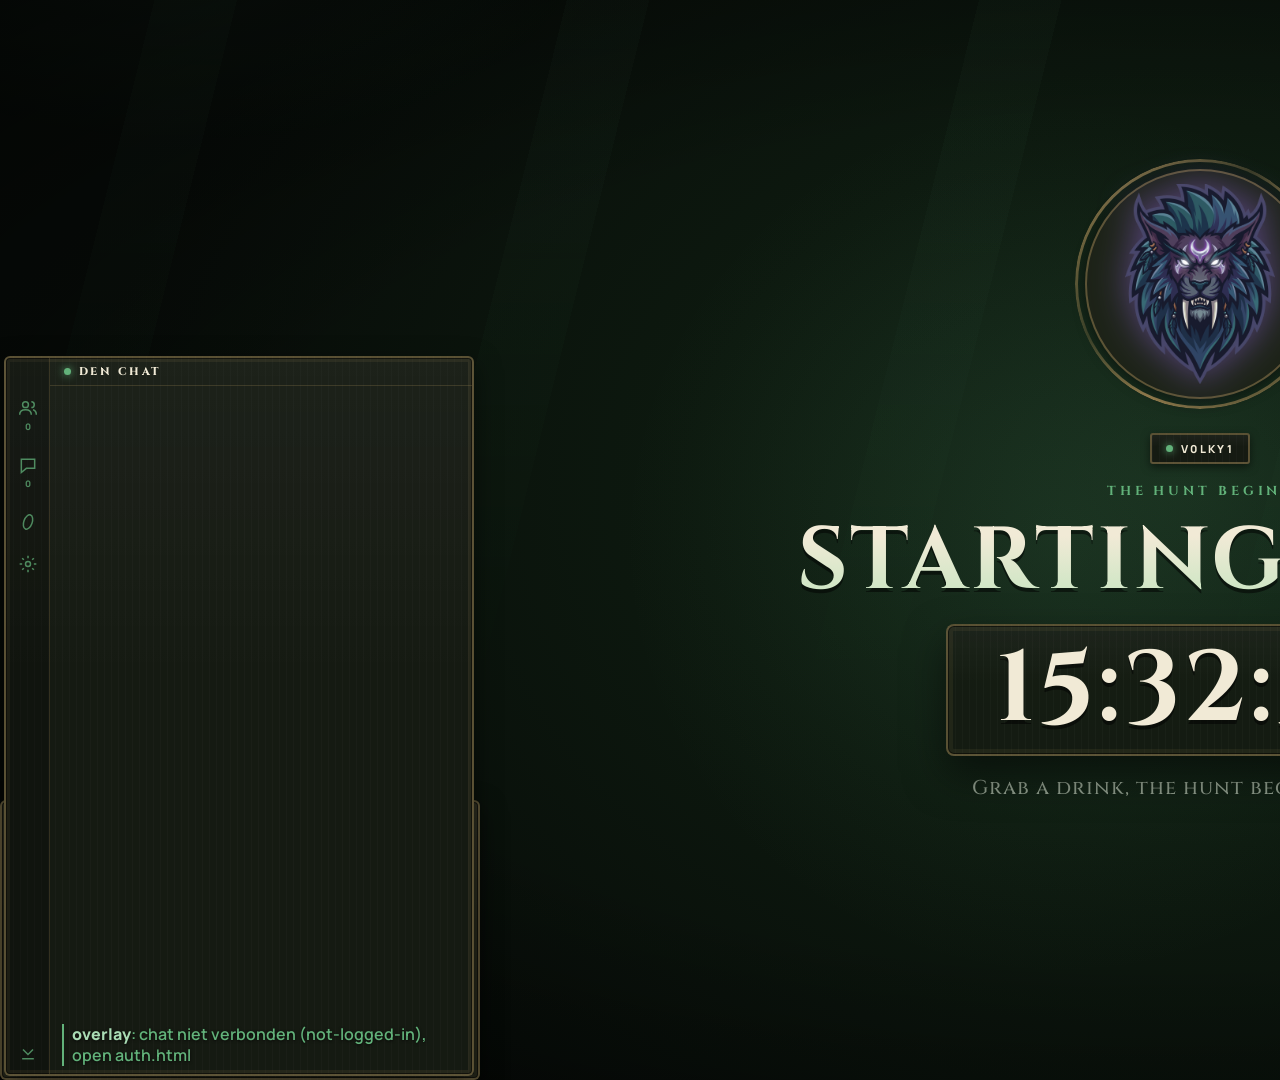
<file: forever/scenes/starting-soon.html>
<!DOCTYPE html>
<html lang="en">
<head>
  <meta charset="utf-8">
  <title>v0lky1 - Starting Soon</title>
  <link rel="stylesheet" href="../../css/fonts.css">
  <link rel="stylesheet" href="../../css/chat.css">
  <link rel="stylesheet" href="../../css/scenes.css">
  <!-- theme.css als laatste: kleuren en vormaanpassingen van dit spel -->
  <link rel="stylesheet" href="../theme.css">
</head>
<body>
<div class="bg">
  <div class="aura"></div>
  <div class="canopy"></div>
  <div class="leaves"><div class="leaf"></div><div class="leaf"></div><div class="leaf"></div><div class="leaf"></div><div class="leaf"></div><div class="leaf"></div><div class="leaf"></div><div class="leaf"></div><div class="leaf"></div><div class="leaf"></div></div>
  <div class="motes"><span class="mote"></span><span class="mote"></span><span class="mote"></span><span class="mote"></span><span class="mote"></span><span class="mote"></span></div>
  <div class="vignette"></div>
</div>
<div class="zone cam"></div>
<div class="zone chat"></div>
<section class="chat" id="chat">
    <div class="side">
      <svg viewBox="0 0 24 24"><circle cx="9" cy="8" r="3.5"></circle><path d="M2 20c0-4 3-6 7-6s7 2 7 6M16 4.5a3.5 3.5 0 010 7M18 14c2.5.6 4 2.6 4 6"></path></svg><small id="cc">0</small>
      <svg viewBox="0 0 24 24"><path d="M4 5h16v11H10l-6 5V5z"></path></svg><small id="mc">0</small>
      <svg viewBox="0 0 24 24"><ellipse cx="12" cy="12" rx="5" ry="9" transform="rotate(20 12 12)"></ellipse></svg>
      <svg viewBox="0 0 24 24"><circle cx="12" cy="12" r="3"></circle><path d="M12 2v3M12 19v3M2 12h3M19 12h3M5 5l2 2M17 17l2 2M5 19l2-2M17 7l2-2"></path></svg>
      <svg class="dn" viewBox="0 0 24 24"><path d="M6 9l6 6 6-6M5 20h14"></path></svg>
    </div>
    <div class="tabs"><div class="tab">Den Chat</div></div>
    <div class="msgs" id="msgs"></div>
  </section>
<main class="stage">
    <div class="logo-wrap"><div class="ring b"></div><div class="ring"></div><div class="disc"></div><img src="../logo.png" alt="v0lky1">
      <svg class="fork l" viewBox="0 0 60 240" aria-hidden="true"><path class="wood" d="M30 74V236"/><path class="iron" d="M8 12V50Q8 74 30 74Q52 74 52 50V12M30 74V6"/></svg>
      <svg class="fork r" viewBox="0 0 60 240" aria-hidden="true"><path class="wood" d="M30 74V236"/><path class="iron" d="M8 12V50Q8 74 30 74Q52 74 52 50V12M30 74V6"/></svg>
    </div>
    <span class="pill"><i></i>v0lky1</span>
    <div class="kicker">The hunt begins</div>
    <h1 id="title">Starting Soon</h1>
    <div class="card"><span id="countdown">10:00</span></div>
    <p id="subtitle">Grab a drink, the hunt begins shortly</p>
</main>
<div class="np-slot">
  <div id="nowplaying" class="card"><div class="eq"><b></b><b></b><b></b><b></b></div><span class="lab">Now playing</span><span class="song">Artist - Song Title</span></div>
</div>
<script type="module" src="../../js/scenes.js"></script>
</body>
</html>
</file>
<file: css/fonts.css>
/* Lokale fonts: werkt offline in OBS en op GitHub Pages */
@font-face { font-family: "Manrope"; src: url("../assets/fonts/manrope-wght--regular.ttf") format("truetype"); font-weight: 400; font-display: swap; }
@font-face { font-family: "Manrope"; src: url("../assets/fonts/manrope-wght--medium.ttf") format("truetype"); font-weight: 500; font-display: swap; }
@font-face { font-family: "Manrope"; src: url("../assets/fonts/manrope-wght--semibold.ttf") format("truetype"); font-weight: 600; font-display: swap; }
@font-face { font-family: "Manrope"; src: url("../assets/fonts/manrope-wght--bold.ttf") format("truetype"); font-weight: 700; font-display: swap; }
@font-face { font-family: "Manrope"; src: url("../assets/fonts/manrope-wght--extrabold.ttf") format("truetype"); font-weight: 800; font-display: swap; }

@font-face { font-family: "Chakra Petch"; src: url("../assets/fonts/chakrapetch-regular.ttf") format("truetype"); font-weight: 400; font-display: swap; }
@font-face { font-family: "Chakra Petch"; src: url("../assets/fonts/chakrapetch-medium.ttf") format("truetype"); font-weight: 500; font-display: swap; }
@font-face { font-family: "Chakra Petch"; src: url("../assets/fonts/chakrapetch-semibold.ttf") format("truetype"); font-weight: 600; font-display: swap; }
@font-face { font-family: "Chakra Petch"; src: url("../assets/fonts/chakrapetch-bold.ttf") format("truetype"); font-weight: 700; font-display: swap; }

@font-face { font-family: "Arimo"; src: url("../assets/fonts/arimo-wght--regular.ttf") format("truetype"); font-weight: 400; font-display: swap; }
@font-face { font-family: "Arimo"; src: url("../assets/fonts/arimo-wght--bold.ttf") format("truetype"); font-weight: 700; font-display: swap; }

@font-face { font-family: "Cinzel"; src: url("../assets/fonts/cinzel-wght.ttf") format("truetype"); font-weight: 400 900; font-display: swap; }
</file>
<file: css/style.css>
/* Basis: transparant canvas van 1920x1080 voor OBS, plus status en testknoppen.
   De kleuren (accent, paneel, tekst) komen uit theme.css in de map van het spel (retail/, forever/). */
:root {
  --bg: rgba(var(--panel-rgb), 0.78);
  --bg2: rgba(50, 51, 53, 0.7);
  --line: rgba(255, 255, 255, 0.08);
}

html,
body {
  margin: 0;
  background: transparent;
  overflow: hidden;
}

body {
  width: 1920px;
  height: 1080px;
  position: relative;
  font-family: Manrope, sans-serif;
  color: var(--text);
}

/* Preview (?preview): nep-achtergrond en testknoppen, nooit in OBS gebruiken */
body.preview {
  background: radial-gradient(ellipse at 60% 40%, #2c3b2a, #121512 70%), #111;
}

body.preview::after {
  content: "GAMEPLAY AREA";
  position: absolute;
  left: 50%;
  top: 46%;
  transform: translate(-50%, -50%);
  font: 700 28px var(--font-display);
  letter-spacing: 0.5em;
  color: rgba(255, 255, 255, 0.08);
}

/* Verbindingsstatus: alleen zichtbaar bij problemen, in preview, of kort na het opstarten */
.status {
  position: absolute;
  left: 50%;
  bottom: 16px;
  transform: translateX(-50%);
  margin: 0;
  font: 600 22px Manrope, sans-serif;
  color: #ffffff;
  text-shadow: 0 2px 8px rgba(0, 0, 0, 0.8);
  opacity: 0;
  transition: opacity 0.4s;
}

.status.show {
  opacity: 1;
}

.status.error {
  color: #ff6b6b;
}

/* Testknoppen (alleen preview) */
.ctl {
  position: absolute;
  right: 40px;
  bottom: 40px;
  max-width: 760px;
  display: none;
  flex-wrap: wrap;
  justify-content: flex-end;
  gap: 8px;
}

body.preview .ctl {
  display: flex;
}

.ctl button {
  font: 700 13px Manrope;
  padding: 10px 16px;
  border-radius: 10px;
  border: 1px solid var(--line);
  background: var(--bg2);
  color: var(--text);
  cursor: pointer;
}

.ctl button:hover,
.ctl button.on {
  border-color: var(--accent);
  color: var(--accent);
}

.ctl kbd {
  margin-right: 6px;
  color: var(--muted);
}
</file>
<file: css/cam.css>
@import url("dance.css");

/* Webcam-frame: draaiende gloed in de accentkleur rond een uitgespaarde 400x225 opening.
   De webcam zelf zet je in OBS onder deze overlay, precies in het gat. */
@property --a {
  syntax: "<angle>";
  inherits: false;
  initial-value: 0deg;
}

.cam {
  position: absolute;
  left: 24px;
  top: 24px;
  width: 400px;
  height: 225px;
}

/* Alleen in preview: een vulling zodat je de opening ziet */
body.preview .cam {
  background: rgba(var(--panel-rgb), 0.35);
}

.cam .ring {
  position: absolute;
  inset: -12px;
  border-radius: 18px;
  padding: 12px;
  background:
    conic-gradient(from var(--a), transparent 0 62%, rgba(var(--accent-rgb), 0.35) 72%, var(--accent) 86%, var(--bright) 88%, var(--accent) 90%, transparent 92%),
    linear-gradient(var(--frame), var(--frame));
  /* Alleen de rand tonen, het midden blijft transparant */
  -webkit-mask: linear-gradient(#000 0 0) content-box, linear-gradient(#000 0 0);
  -webkit-mask-composite: xor;
  mask-composite: exclude;
  animation: ring-spin 4s linear infinite;
}

.cam .ring.b {
  filter: blur(12px);
  opacity: 0.7;
}

.cam .ring.in {
  inset: -2px;
  padding: 2px;
  border-radius: 4px;
  background: rgba(var(--edge-rgb), 0.45);
  animation: none;
}

.cam .lbl {
  position: absolute;
  left: 16px;
  bottom: -24px;
  display: flex;
  align-items: center;
  gap: 8px;
  padding: 5px 12px;
  background: var(--panel);
  border: 1px solid rgba(var(--edge-rgb), 0.5);
  border-radius: 8px;
  font: 800 11px Manrope, sans-serif;
  letter-spacing: 0.22em;
  color: var(--bright);
  box-shadow: 0 0 14px rgba(var(--accent-rgb), 0.35);
}

.cam .lbl i {
  width: 7px;
  height: 7px;
  border-radius: 50%;
  background: var(--accent);
  box-shadow: 0 0 8px var(--accent);
  animation: lbl-blink 1.6s infinite;
}

/* Logo-badge: hangt over de rechterbovenhoek van het frame */
.cam .badge {
  position: absolute;
  right: -34px;
  top: -22px;
  height: 100px;
  filter: drop-shadow(0 3px 6px rgba(0, 0, 0, 0.55)) drop-shadow(0 0 14px rgba(var(--logo-glow-rgb), 0.5));
  transform-origin: 50% 92%;
}

/* Het logo danst alleen als er muziek speelt (body.music, gezet door js/nowplaying.js); de beweging
   staat in dance.css, hier iets kleiner omdat het logo maar 100px hoog is */
body.music .cam .badge {
  --dance: 0.5;
  animation:
    dance-bounce var(--beat) cubic-bezier(0.3, 0, 0.4, 1) infinite,
    dance-sway calc(var(--beat) * 4) ease-in-out infinite;
}

@keyframes ring-spin {
  to {
    --a: 360deg;
  }
}

@keyframes lbl-blink {
  50% {
    opacity: 0.3;
  }
}
</file>
<file: css/nowplaying.css>
/* Now playing: kaartje onder het webcamframe (en het label daaronder) */
.np {
  position: absolute;
  left: 24px;
  top: 298px;
  width: 400px;
  box-sizing: border-box;
  display: flex;
  align-items: center;
  gap: 12px;
  padding: 10px 14px;
  background: var(--panel);
  border: 1px solid rgba(var(--edge-rgb), 0.5);
  border-radius: 10px;
  box-shadow: 0 0 14px rgba(var(--accent-rgb), 0.25);
  opacity: 0;
  transform: translateY(-6px);
  transition: opacity 0.4s, transform 0.4s;
}

.np.show {
  opacity: 1;
  transform: none;
}

/* Equalizer */
.eq {
  display: flex;
  align-items: flex-end;
  gap: 3px;
  height: 18px;
}

.eq i {
  width: 4px;
  height: 100%;
  border-radius: 2px;
  background: var(--accent);
  box-shadow: 0 0 6px var(--accent);
  transform-origin: bottom;
  animation: eq-bounce 0.9s ease-in-out infinite;
}

.eq i:nth-child(2) {
  animation-delay: -0.3s;
  animation-duration: 0.7s;
}

.eq i:nth-child(3) {
  animation-delay: -0.6s;
  animation-duration: 1.1s;
}

.np-body {
  min-width: 0;
  flex: 1;
}

.np-k {
  font: 800 10px Manrope, sans-serif;
  letter-spacing: 0.22em;
  text-transform: uppercase;
  color: var(--accent);
}

.np-wrap {
  overflow: hidden;
  margin-top: 2px;
}

.np-text {
  display: inline-block;
  white-space: nowrap;
  font: 700 15px Manrope, sans-serif;
  color: var(--bright);
}

.np-text.scroll {
  animation: np-scroll var(--dur) ease-in-out infinite alternate;
}

@keyframes eq-bounce {
  0%, 100% {
    transform: scaleY(0.25);
  }
  50% {
    transform: scaleY(1);
  }
}

/* Even stilstaan aan beide kanten voor het schuiven */
@keyframes np-scroll {
  0%, 15% {
    transform: translateX(0);
  }
  85%, 100% {
    transform: translateX(var(--shift));
  }
}
</file>
<file: css/chat.css>
/* Chat: minimalistisch donker paneel met accenten in de accentkleur, passend bij het webcamframe.
   Pas --cw/--ch/left/bottom aan om positie en formaat te wijzigen. */
.chat {
  --cw: 470px;
  --ch: 262px;
  position: absolute;
  left: 4px;
  bottom: 4px;
  width: var(--cw);
  height: var(--ch);
  background: var(--panel);
  border: 1px solid rgba(var(--edge-rgb), 0.5);
  border-radius: 14px;
  box-shadow: 0 0 18px rgba(var(--accent-rgb), 0.22), 0 12px 30px rgba(0, 0, 0, 0.35);
  overflow: hidden;
  font-family: Manrope, sans-serif;
}

.tabs {
  position: absolute;
  left: 44px;
  right: 0;
  top: 0;
  height: 28px;
  display: flex;
  align-items: center;
  padding: 0 14px;
  border-bottom: 1px solid rgba(var(--edge-rgb), 0.25);
}

.tab {
  display: flex;
  align-items: center;
  gap: 8px;
  font: 800 11px Manrope, sans-serif;
  letter-spacing: 0.22em;
  text-transform: uppercase;
  color: var(--bright);
}

.tab::before {
  content: "";
  width: 7px;
  height: 7px;
  border-radius: 50%;
  background: var(--accent);
  box-shadow: 0 0 8px var(--accent);
  animation: tab-blink 1.6s infinite;
}

.side {
  position: absolute;
  left: 0;
  top: 0;
  bottom: 0;
  width: 44px;
  background: rgba(var(--accent-rgb), 0.06);
  border-right: 1px solid rgba(var(--edge-rgb), 0.25);
  display: flex;
  flex-direction: column;
  align-items: center;
  gap: 22px;
  padding-top: 40px;
  color: rgba(var(--accent-rgb), 0.75);
}

.side svg {
  width: 20px;
  height: 20px;
  stroke: currentColor;
  fill: none;
  stroke-width: 1.8;
}

.side small {
  font: 800 9px Manrope, sans-serif;
  margin-top: -20px;
}

.side .dn {
  margin-top: auto;
  margin-bottom: 12px;
}

.msgs {
  position: absolute;
  left: 56px;
  right: 12px;
  top: 34px;
  bottom: 8px;
  display: flex;
  flex-direction: column;
  justify-content: flex-end;
  overflow: hidden;
  /* Oudste berichten vervagen naar boven toe */
  -webkit-mask-image: linear-gradient(transparent, #000 32px);
  mask-image: linear-gradient(transparent, #000 32px);
}

.m {
  margin-top: 2px;
  font-size: 16px;
  font-weight: 600;
  line-height: 1.3;
  color: var(--chat-text);
  text-shadow: 0 1px 3px rgba(0, 0, 0, 0.7);
  animation: chat-in 0.3s ease-out both;
  overflow-wrap: anywhere;
}

.m .u {
  font-weight: 800;
}

/* Regels voor subs, raids en gemarkeerde berichten */
.m.hl {
  color: var(--accent);
  padding-left: 8px;
  border-left: 2px solid var(--accent);
}

.m .emote {
  height: 1.4em;
  vertical-align: middle;
}

@keyframes chat-in {
  from {
    opacity: 0;
    transform: translateY(6px);
  }
}

@keyframes tab-blink {
  50% {
    opacity: 0.3;
  }
}
</file>
<file: css/alerts.css>
/* Alerts: kaart met animaties.
   Stijlen: .hype (accentkleur, krabbels + vonken) en .calm (rustig, voor follows en rewards) */
.alert {
  position: absolute;
  left: 50%;
  top: 120px;
  transform: translateX(-50%);
  width: 620px;
  pointer-events: none;
}

.card {
  position: relative;
  display: flex;
  align-items: center;
  gap: 22px;
  padding: 22px 28px 22px 22px;
  background: var(--bg);
  border: 1px solid rgba(var(--edge-rgb), 0.35);
  border-radius: 22px;
  backdrop-filter: blur(18px);
  box-shadow:
    0 0 0 1px rgba(var(--accent-rgb), 0.1),
    0 0 60px rgba(var(--accent-rgb), 0.25),
    0 30px 60px rgba(0, 0, 0, 0.4);
  overflow: hidden;
  animation: card-pop 0.7s cubic-bezier(0.2, 1.4, 0.4, 1) both;
}

.card.out {
  animation: card-out 0.5s ease-in forwards;
}

/* Lichtreflectie die over de kaart glijdt */
.card::before {
  content: "";
  position: absolute;
  inset: 0;
  background: linear-gradient(110deg, transparent 30%, rgba(255, 255, 255, 0.12) 50%, transparent 70%);
  transform: translateX(-100%);
  animation: card-shine 1.4s 0.4s ease-out;
}

.card img {
  width: 78px;
  height: 92px;
  object-fit: contain;
  filter: drop-shadow(0 0 16px rgba(var(--logo-glow-rgb), 0.5));
}

.card .k {
  font: 700 13px Manrope;
  letter-spacing: 0.3em;
  text-transform: uppercase;
  color: var(--accent);
}

.card .nm {
  font: 700 42px/1.05 var(--font-display);
  margin: 4px 0;
  overflow-wrap: anywhere;
  background: linear-gradient(90deg, var(--bright), var(--accent-light));
  -webkit-background-clip: text;
  background-clip: text;
  color: transparent;
}

.card .d {
  font-size: 16px;
  color: #c3c8d0;
  font-weight: 600;
}

.card .d .hl {
  color: var(--accent);
  font-weight: 700;
}

/* Rustige variant */
.card.calm {
  border-color: rgba(255, 255, 255, 0.14);
  box-shadow: 0 30px 60px rgba(0, 0, 0, 0.4);
}

.card.calm .k {
  color: #c3c8d0;
}

.card.calm .nm {
  background: none;
  color: var(--bright);
}

/* Krabbels (hype) */
.claws {
  position: absolute;
  right: 26px;
  top: 50%;
  transform: translateY(-50%) rotate(-18deg);
  display: flex;
  gap: 9px;
}

.claws i {
  width: 6px;
  height: 80px;
  border-radius: 6px;
  background: linear-gradient(var(--accent), transparent);
  transform-origin: top;
  animation: claw-slash 0.5s cubic-bezier(0.3, 1.6, 0.5, 1) both;
}

.claws i:nth-child(2) {
  animation-delay: 0.08s;
  height: 96px;
}

.claws i:nth-child(3) {
  animation-delay: 0.16s;
}

/* Vonken (hype) */
.spark {
  position: absolute;
  width: 8px;
  height: 8px;
  border-radius: 2px;
  pointer-events: none;
  animation: spark-fly 1.4s cubic-bezier(0.1, 0.7, 0.3, 1) forwards;
}

@keyframes card-pop {
  from {
    opacity: 0;
    transform: translateY(-30px) scale(0.85);
  }
}

@keyframes card-out {
  to {
    opacity: 0;
    transform: translateY(-24px) scale(0.95);
  }
}

@keyframes card-shine {
  to {
    transform: translateX(100%);
  }
}

@keyframes claw-slash {
  from {
    transform: scaleY(0);
  }
}

@keyframes spark-fly {
  to {
    transform: translate(var(--x), var(--y)) rotate(540deg);
    opacity: 0;
  }
}
</file>
<file: css/layouts.css>
/* Layouts: de standaard (WoW) heeft de chat linksonder. Andere layouts kies je met ?layout=... */

/* ?layout=cam: chat rechts in beeld (x 1529-1907, y 429-735), voor games waar de chat linksonder
   in de weg staat. Het webcamframe en het now-playing-kaartje blijven linksboven. */
body.layout-cam .chat {
  --cw: 376px; /* 378 inclusief rand */
  --ch: 304px; /* 306 inclusief rand */
  left: 1529px;
  top: 429px;
  bottom: auto;
  /* Doorzichtig, voor als de chat toch over iets in de game valt */
  background: rgba(var(--panel-rgb), 0.45);
}
</file>
<file: forever/theme.css>
/* Thema WoW Forever (Classic): dezelfde layout als retail, maar warmer en klassieker: bosgroen in plaats
   van neongroen, randen van oud brons/hout, een serif-lettertype en minder gloed.
   De kleuren komen uit het nieuwe logo (manen, paars maanlicht). De basisvorm staat in ../css;
   dit bestand wordt als laatste geladen en past de vorm hieronder aan. */
:root {
  /* Accent: webcamframe, chat, alerts, titels (bosgroen) */
  --accent: #62b27a;
  --accent-rgb: 98, 178, 122;
  --accent-light: #c5e5c0; /* lichtere tint (titelverloop, highlights) */
  --edge-rgb: 158, 134, 84; /* randen van panelen en kaarten: oud brons */
  --bright: #f1ead6; /* titels, labels en lichtpunten: warm perkament in plaats van wit */

  /* Tweede kleur: maanlicht uit het logo (hoek-gloed in de scenes) */
  --moon-rgb: 164, 112, 255;
  /* Gloed om het logo */
  --logo-glow-rgb: 164, 112, 255;
  --spark-extra: #d9c4ff; /* derde vonkkleur bij hype-alerts */

  /* Panelen (chat, webcamlabel, now playing) en tekst: donker bos/hout */
  --panel-rgb: 21, 26, 18;
  --panel: rgb(var(--panel-rgb));
  --frame: #1d2318;
  --text: #e6eee9;
  --muted: #8d9a8a;
  --chat-text: #e8f2ec;

  /* Kleuren voor chatnamen zonder (of met een te donkere) Twitch-kleur: bosgroen met wat maanlicht */
  --name-colors: #62b27a, #86cc9a, #a9dcb4, #74c28c, #b79cff, #9d84ea, #90d6a6, #c9b8ff;

  /* Lettertype van titels, aftelklok en namen in alerts */
  --font-display: Cinzel, Georgia, serif;

  /* Achtergrond van de scenes (van binnen naar buiten): diep bos */
  --scene-base: #090e0a;
  --scene-bg-1: #15291a;
  --scene-bg-2: #0d190f;
  --scene-bg-3: #070b08;

  /* Het logo wordt rood in de "te laat"-scène (alles eerst grijs, dan roodbruin getint) */
  --late-logo-filter: grayscale(1) sepia(1) hue-rotate(-50deg) saturate(4);

  /* Hoogte van de bek in het logo (voor de vape-rook in de scenes) */
  --smoke-y: 59%;

  /* Zacht schaduwlicht in plaats van neongloed (scenes) */
  --glow: 0 4px 14px rgba(0, 0, 0, 0.45);

  /* Fijne houtnerf over panelen */
  --grain: repeating-linear-gradient(90deg, rgba(255, 255, 255, 0.02) 0 1px, transparent 1px 7px),
    linear-gradient(180deg, rgba(255, 255, 255, 0.035), transparent 45%);
}

/* ================= Vorm: minder modern, meer hout en bos ================= */

/* Labels en kopjes in het serif-lettertype. De naam v0lky1 (webcamlabel, pill, twitch-url) blijft in
   Manrope: in Cinzel lijkt de 1 op een I. */
.tab,
.kicker,
.np-k,
#nowplaying .lab,
.thanks-row .k,
.card .k {
  font-family: var(--font-display);
}

.thanks-row .v {
  font-family: Manrope, sans-serif;
  font-weight: 800;
  font-size: 24px;
}

/* Panelen: kleine hoeken, dubbele rand (donkere lijn + brons), houtnerf, donkere schaduw */
.chat,
.np {
  border-radius: 6px;
  border-width: 2px;
  background-image: var(--grain);
  box-shadow:
    inset 0 0 0 1px rgba(0, 0, 0, 0.55),
    inset 0 0 0 4px rgba(var(--edge-rgb), 0.12),
    0 10px 26px rgba(0, 0, 0, 0.5);
}

.chat .side {
  background: rgba(0, 0, 0, 0.22);
}

.cam .lbl,
.pill {
  border-radius: 3px;
  border-width: 2px;
  background-image: var(--grain);
  box-shadow: 0 3px 8px rgba(0, 0, 0, 0.5);
}

.card {
  border-radius: 8px;
  border-width: 2px;
  backdrop-filter: none;
  background-image: var(--grain);
  box-shadow:
    inset 0 0 0 1px rgba(0, 0, 0, 0.55),
    inset 0 0 0 5px rgba(var(--edge-rgb), 0.1),
    0 18px 40px rgba(0, 0, 0, 0.5);
}

/* Alerts: de kaart is dicht (geen glas) */
.alert .card {
  background-color: rgba(var(--panel-rgb), 0.94);
}

/* Scenes: geen terugkerende lichtflits over de kaarten */
.card::after {
  display: none;
}

/* Webcamframe: een brons/houten lijst in plaats van de draaiende neonring */
.cam .ring {
  border-radius: 6px;
  animation: none;
  background:
    linear-gradient(135deg, rgb(var(--edge-rgb)) 0%, rgba(var(--edge-rgb), 0.3) 38%, rgb(var(--edge-rgb)) 62%, rgba(var(--edge-rgb), 0.4) 100%),
    linear-gradient(var(--frame), var(--frame));
}

.cam .ring.b {
  display: none;
}

.cam .ring.in {
  border-radius: 2px;
  background: rgba(0, 0, 0, 0.7);
}

/* Logomedaillon in de scenes: ook een bronzen rand; alleen als hij te laat is draait de ring woedend */
.logo-wrap .ring {
  animation: none;
  background: linear-gradient(135deg, rgb(var(--edge-rgb)) 0%, rgba(var(--edge-rgb), 0.3) 38%, rgb(var(--edge-rgb)) 62%, rgba(var(--edge-rgb), 0.4) 100%);
}

.logo-wrap .ring.b {
  display: none;
}

body.late .logo-wrap .ring {
  background: conic-gradient(from var(--a), transparent 0 60%, rgba(var(--accent-rgb), 0.35) 72%, var(--accent) 86%, var(--bright) 88%, var(--accent) 90%, transparent 92%);
  animation: spin 1.2s linear infinite;
}

.logo-wrap .disc {
  border-width: 2px;
}

/* Titels: kleiner (Cinzel is breed), met een harde schaduw in plaats van neongloed */
#title {
  font-size: 88px;
  letter-spacing: 0.03em;
  filter: drop-shadow(0 4px 0 rgba(0, 0, 0, 0.5));
}

#subtitle {
  font-family: var(--font-display);
  font-weight: 500;
  font-size: 20px;
  letter-spacing: 0.05em;
}

#countdown {
  font-size: 100px;
  min-width: 5.4ch;
  text-align: center;
  text-shadow: 0 4px 0 rgba(0, 0, 0, 0.5);
}

.card .nm {
  font-size: 36px;
}

/* Sfeer: bundels zonlicht door het bladerdak */
.bg .canopy {
  opacity: 0.9;
  background:
    repeating-linear-gradient(104deg, transparent 0 150px, rgba(var(--accent-rgb), 0.045) 150px 230px, transparent 230px 400px),
    radial-gradient(600px 300px at 10% -5%, rgba(var(--accent-rgb), 0.07), transparent 70%),
    radial-gradient(700px 360px at 95% 105%, rgba(var(--moon-rgb), 0.07), transparent 70%);
  -webkit-mask-image: linear-gradient(180deg, #000, transparent 75%);
  mask-image: linear-gradient(180deg, #000, transparent 75%);
}
</file>
<file: retail/theme.css>
/* Thema Retail: het neongroene thema van de huidige WoW-layout.
   Alle kleuren van overlay (index.html) en scenes komen uit deze tokens; de vorm staat in ../css. */
:root {
  /* Accent: webcamframe, chat, alerts, titels */
  --accent: #29ffb9;
  --accent-rgb: 41, 255, 185;
  --accent-light: #8fffdc; /* lichtere tint (titelverloop, highlights) */
  --edge-rgb: 41, 255, 185; /* randen van panelen en kaarten */
  --bright: #fff; /* titels, labels en lichtpunten */

  /* Tweede kleur voor sfeer: de hoek-gloed in de scenes */
  --moon-rgb: 41, 255, 185;
  /* Gloed om het logo */
  --logo-glow-rgb: 41, 255, 185;
  --spark-extra: #fff; /* derde vonkkleur bij hype-alerts */

  /* Panelen (chat, webcamlabel, now playing) en tekst */
  --panel-rgb: 24, 24, 26;
  --panel: rgb(var(--panel-rgb));
  --frame: #1c1c1f;
  --text: #e4e9f2;
  --muted: #8d919a;
  --chat-text: #eefaf6;

  /* Kleuren voor chatnamen zonder (of met een te donkere) Twitch-kleur */
  --name-colors: #29ffb9, #6dffd0, #8fffdc, #4dffc4, #b3ffe9, #20e8a6, #7affd4, #a0ffe2;

  /* Lettertype van titels, aftelklok en namen in alerts */
  --font-display: "Chakra Petch", sans-serif;

  /* Achtergrond van de scenes (van binnen naar buiten) */
  --scene-base: #0b0f0e;
  --scene-bg-1: #10221d;
  --scene-bg-2: #0c1513;
  --scene-bg-3: #090c0c;

  /* Het logo wordt rood in de "te laat"-scène */
  --late-logo-filter: hue-rotate(222deg) saturate(1.4);

  /* Hoogte van de bek in het logo (voor de vape-rook in de scenes) */
  --smoke-y: 64%;
}
</file>
<file: scenes/scenes.css>
/* ===== v0lky1 / Volkydruid scenes: gedeelde stijl ===== */
/* Fonts komen uit ../css/fonts.css */

:root {
  --accent: #29ffb9;
  --accent-rgb: 41, 255, 185;
  --accent-light: #8fffdc; /* lichtere tint (titelverloop, highlights) */
  --panel: #18181a;
  --frame: #1c1c1f;
  --text: #e4e9f2;
  --muted: #8d919a;
  --line: rgba(var(--accent-rgb), 0.5);
  --glow: 0 0 18px rgba(var(--accent-rgb), 0.22);
}

@property --a {
  syntax: "<angle>";
  inherits: false;
  initial-value: 0deg;
}

* {
  box-sizing: border-box;
  margin: 0;
  padding: 0;
}

html,
body {
  width: 1920px;
  height: 1080px;
  overflow: hidden;
  background: #0b0f0e;
}

body {
  font-family: Manrope, sans-serif;
  color: var(--text);
  position: relative;
}

/* ---------- achtergrond (alleen transform/opacity animeren) ---------- */
.bg {
  position: absolute;
  inset: 0;
  overflow: hidden;
  background: radial-gradient(1100px 800px at 62% 45%, #10221d 0%, #0c1513 45%, #090c0c 100%);
}

.bg .aura {
  position: absolute;
  left: 560px;
  top: 40px;
  width: 1000px;
  height: 1000px;
  border-radius: 50%;
  background: radial-gradient(circle, rgba(var(--accent-rgb), 0.1), transparent 62%);
  animation: breathe 9s ease-in-out infinite;
}

.bg .canopy {
  position: absolute;
  inset: 0;
  opacity: 0.5;
  background:
    radial-gradient(600px 300px at 10% -5%, rgba(var(--accent-rgb), 0.06), transparent 70%),
    radial-gradient(700px 360px at 95% 105%, rgba(var(--accent-rgb), 0.07), transparent 70%);
}

.leaves,
.motes {
  position: absolute;
  inset: 0;
}

.leaf {
  position: absolute;
  top: -60px;
  width: 14px;
  height: 22px;
  border-radius: 0 100% 0 100%;
  background: linear-gradient(135deg, rgba(var(--accent-rgb), 0.55), rgba(var(--accent-rgb), 0.08));
  opacity: 0;
  animation: fall linear infinite;
  will-change: transform, opacity;
}

.leaf:nth-child(1) { left: 980px; animation-duration: 19s; animation-delay: -2s; }
.leaf:nth-child(2) { left: 1180px; animation-duration: 24s; animation-delay: -11s; }
.leaf:nth-child(3) { left: 1380px; animation-duration: 21s; animation-delay: -6s; }
.leaf:nth-child(4) { left: 1560px; animation-duration: 27s; animation-delay: -15s; }
.leaf:nth-child(5) { left: 1740px; animation-duration: 22s; animation-delay: -4s; }
.leaf:nth-child(6) { left: 1860px; animation-duration: 25s; animation-delay: -18s; }
.leaf:nth-child(7) { left: 660px; animation-duration: 20s; animation-delay: -9s; }
.leaf:nth-child(8) { left: 1460px; animation-duration: 28s; animation-delay: -21s; }
.leaf:nth-child(9) { left: 760px; animation-duration: 30s; animation-delay: -24s; }
.leaf:nth-child(10) { left: 560px; animation-duration: 26s; animation-delay: -13s; }

.mote {
  position: absolute;
  width: 4px;
  height: 4px;
  border-radius: 50%;
  background: var(--accent-light);
  box-shadow: 0 0 6px var(--accent);
  opacity: 0;
  animation: float 12s ease-in-out infinite;
}

.mote:nth-child(1) { left: 700px; top: 700px; }
.mote:nth-child(2) { left: 1300px; top: 820px; animation-delay: -3s; }
.mote:nth-child(3) { left: 1650px; top: 520px; animation-delay: -6s; }
.mote:nth-child(4) { left: 900px; top: 300px; animation-delay: -8s; }
.mote:nth-child(5) { left: 1500px; top: 200px; animation-delay: -5s; }
.mote:nth-child(6) { left: 1100px; top: 950px; animation-delay: -10s; }

.bg .vignette {
  position: absolute;
  inset: 0;
  background: radial-gradient(ellipse at 60% 50%, transparent 55%, rgba(0, 0, 0, 0.55));
}

@keyframes breathe {
  50% {
    transform: scale(1.08);
    opacity: 0.7;
  }
}

@keyframes fall {
  0% {
    transform: translate(0, 0) rotate(0);
    opacity: 0;
  }
  10% {
    opacity: 0.8;
  }
  90% {
    opacity: 0.6;
  }
  100% {
    transform: translate(-260px, 1200px) rotate(540deg);
    opacity: 0;
  }
}

@keyframes float {
  0%,
  100% {
    transform: translateY(0);
    opacity: 0;
  }
  50% {
    transform: translateY(-60px);
    opacity: 0.9;
  }
}

/* Gereserveerde zones voor de live overlay (webcam en chat); blijven leeg.
   Met ?debug krijgen ze een rode stippellijn. */
.zone {
  position: absolute;
  pointer-events: none;
}

.zone.cam {
  left: 0;
  top: 0;
  width: 440px;
  height: 300px;
}

.zone.chat {
  left: 0;
  top: 800px;
  width: 480px;
  height: 280px;
}

body.debug .zone {
  outline: 2px dashed rgba(255, 0, 0, 0.6);
}

/* Chat (css/chat.css): hoog paneel links onder het webcamgebied, tot de onderrand */
.chat {
  --ch: 720px;
}

/* ---------- hoofdinhoud: gecentreerd in de vrije ruimte (x 480-1920) ---------- */
.stage {
  position: absolute;
  left: 480px;
  right: 0;
  top: 60px;
  bottom: 180px;
  display: flex;
  flex-direction: column;
  align-items: center;
  justify-content: center;
  text-align: center;
  gap: 18px;
}

.logo-wrap {
  position: relative;
  width: 250px;
  height: 250px;
  display: grid;
  place-items: center;
  margin-bottom: 6px;
}

.logo-wrap .ring {
  position: absolute;
  inset: 0;
  border-radius: 50%;
  padding: 3px;
  background: conic-gradient(from var(--a), transparent 0 60%, rgba(var(--accent-rgb), 0.35) 72%, var(--accent) 86%, #fff 88%, var(--accent) 90%, transparent 92%);
  -webkit-mask: linear-gradient(#000 0 0) content-box, linear-gradient(#000 0 0);
  -webkit-mask-composite: xor;
  mask-composite: exclude;
  animation: spin 4s linear infinite;
}

.logo-wrap .ring.b {
  filter: blur(8px);
  opacity: 0.8;
}

.logo-wrap .disc {
  position: absolute;
  inset: 10px;
  border-radius: 50%;
  background: var(--frame);
  border: 1px solid var(--line);
  box-shadow: var(--glow);
}

.logo-wrap img {
  position: relative;
  height: 200px;
  filter: drop-shadow(0 0 18px rgba(var(--accent-rgb), 0.45));
  animation: bob 6s ease-in-out infinite;
}

@keyframes spin {
  to {
    --a: 360deg;
  }
}

@keyframes bob {
  50% {
    transform: translateY(-6px);
  }
}

.pill {
  display: inline-flex;
  align-items: center;
  gap: 8px;
  padding: 6px 14px;
  background: var(--panel);
  border: 1px solid var(--line);
  border-radius: 8px;
  font: 800 11px Manrope;
  letter-spacing: 0.22em;
  text-transform: uppercase;
  color: #fff;
  box-shadow: var(--glow);
}

.pill i {
  width: 7px;
  height: 7px;
  border-radius: 50%;
  background: var(--accent);
  box-shadow: 0 0 8px var(--accent);
  animation: blink 1.6s infinite;
}

@keyframes blink {
  50% {
    opacity: 0.3;
  }
}

.kicker {
  font: 700 13px Manrope;
  letter-spacing: 0.3em;
  text-transform: uppercase;
  color: var(--accent);
}

#title {
  font: 700 112px/1 "Chakra Petch", sans-serif;
  letter-spacing: 0.01em;
  text-transform: uppercase;
  background: linear-gradient(180deg, #fff 20%, var(--accent-light));
  -webkit-background-clip: text;
  background-clip: text;
  color: transparent;
  filter: drop-shadow(0 0 22px rgba(var(--accent-rgb), 0.25));
}

#subtitle {
  font: 500 22px Manrope;
  color: var(--muted);
  letter-spacing: 0.02em;
}

/* kaart met lichtreflectie */
.card {
  position: relative;
  overflow: hidden;
  background: rgba(24, 24, 26, 0.82);
  border: 1px solid var(--line);
  border-radius: 22px;
  box-shadow: var(--glow);
}

.card::after {
  content: "";
  position: absolute;
  top: 0;
  left: 0;
  width: 40%;
  height: 100%;
  background: linear-gradient(100deg, transparent, rgba(255, 255, 255, 0.07), transparent);
  transform: translateX(-150%) skewX(-20deg);
  animation: shine 6s ease-in-out infinite;
}

@keyframes shine {
  0%,
  60% {
    transform: translateX(-150%) skewX(-20deg);
  }
  100% {
    transform: translateX(400%) skewX(-20deg);
  }
}

/* ---------- te laat: boze scène (body.late wordt gezet door scenes.js) ---------- */
body.late {
  --accent: #ff3b3b;
  --accent-rgb: 255, 59, 59;
  --accent-light: #ff9a8a;
  --line: rgba(var(--accent-rgb), 0.5);
  --glow: 0 0 18px rgba(var(--accent-rgb), 0.22);
}

body.late .bg {
  background: radial-gradient(1100px 800px at 62% 45%, #2a0f0f 0%, #190b0b 45%, #0c0707 100%);
}

body.late .bg .aura {
  animation: rage 1.2s ease-in-out infinite;
}

/* de leeuw wordt rood en schudt van woede */
body.late .logo-wrap img {
  filter: hue-rotate(222deg) saturate(1.4) drop-shadow(0 0 22px rgba(var(--accent-rgb), 0.7));
  animation: shake 0.35s linear infinite;
}

body.late .logo-wrap .ring {
  animation-duration: 1.2s;
}

body.late #title,
body.late #countdown {
  animation: shake 0.5s linear infinite;
}

body.late #subtitle {
  color: var(--accent-light);
}

/* boze chat */
body.late .chat {
  animation: shake 0.6s linear infinite;
}

body.late .chat .msgs {
  color: #ffd7d2;
}

/* hooivorken aan weerszijden van de leeuw */
.fork {
  display: none;
  position: absolute;
  top: 6px;
  width: 52px;
  height: 230px;
  fill: none;
  stroke-width: 5;
  stroke-linecap: round;
  stroke-linejoin: round;
}

.fork .wood {
  stroke: #9a6a36;
}

.fork .iron {
  stroke: #d5d9e0;
}

.fork.l {
  left: -120px;
  transform: rotate(-16deg);
}

.fork.r {
  right: -120px;
  transform: rotate(16deg);
}

body.late .fork {
  display: block;
  animation: jab 0.9s ease-in-out infinite;
}

body.late .fork.r {
  animation-delay: -0.45s;
}

@keyframes shake {
  0%, 100% { translate: 0 0; }
  20% { translate: -2px 1px; }
  40% { translate: 2px -1px; }
  60% { translate: -1px -2px; }
  80% { translate: 1px 2px; }
}

@keyframes rage {
  50% {
    transform: scale(1.15);
    opacity: 0.9;
  }
}

@keyframes jab {
  50% {
    translate: 0 -14px;
  }
}

#countdown {
  display: block;
  padding: 14px 48px;
  font: 700 120px/1 "Chakra Petch", sans-serif;
  color: #fff;
  letter-spacing: 0.04em;
  font-variant-numeric: tabular-nums;
  text-shadow: 0 0 24px rgba(var(--accent-rgb), 0.35);
}

/* ---------- now playing (onderaan in het midden van de vrije ruimte) ---------- */
.np-slot {
  position: absolute;
  left: 480px;
  right: 0;
  bottom: 64px;
  display: flex;
  justify-content: center;
}

#nowplaying {
  display: flex;
  align-items: center;
  gap: 14px;
  max-width: 760px;
  padding: 12px 22px 12px 16px;
  border-radius: 14px;
  /* Verborgen tot er muziek speelt (js/ytm.js) */
  opacity: 0;
  transition: opacity 0.4s;
}

#nowplaying.show {
  opacity: 1;
}

#nowplaying .eq {
  display: flex;
  align-items: flex-end;
  gap: 3px;
  height: 18px;
}

#nowplaying .eq b {
  width: 3px;
  height: 100%;
  border-radius: 2px;
  background: var(--accent);
  transform-origin: bottom;
  animation: eq 1s ease-in-out infinite;
}

#nowplaying .eq b:nth-child(2) { animation-delay: -0.4s; }
#nowplaying .eq b:nth-child(3) { animation-delay: -0.7s; }
#nowplaying .eq b:nth-child(4) { animation-delay: -0.2s; }

@keyframes eq {
  0%,
  100% {
    transform: scaleY(0.25);
  }
  50% {
    transform: scaleY(1);
  }
}

#nowplaying .lab {
  font: 800 11px Manrope;
  letter-spacing: 0.22em;
  text-transform: uppercase;
  color: var(--accent);
}

#nowplaying .song {
  font: 600 16px Manrope;
  color: var(--text);
  white-space: nowrap;
  overflow: hidden;
  text-overflow: ellipsis;
}

/* ending */
.thanks-row {
  display: flex;
  gap: 16px;
}

.thanks-row .card {
  padding: 16px 26px;
  min-width: 220px;
}

.thanks-row .k {
  font: 700 11px Manrope;
  letter-spacing: 0.3em;
  text-transform: uppercase;
  color: var(--muted);
}

.thanks-row .v {
  font: 700 26px "Chakra Petch";
  color: #fff;
  margin-top: 4px;
}

/* ---------- ending: webcam in de cirkel ----------
   De pagina krijgt een rond gat zodat de webcam daaronder in OBS doorschijnt.
   Cirkel: middelpunt (1200, 270), buitendiameter 380 px, ring van 3 px.
   Wijzig je iets aan de maat of positie, pas dan ook de mask hieronder aan. */
html.ending,
html.ending body {
  background: transparent;
}

.ending .bg {
  -webkit-mask-image: radial-gradient(circle at 1200px 270px, transparent 187px, #000 188px);
  mask-image: radial-gradient(circle at 1200px 270px, transparent 187px, #000 188px);
}

.ending .stage {
  justify-content: flex-start;
  padding-top: 428px; /* ruimte voor de cirkel (20 + 380 + 28) */
}

.ending .logo-wrap {
  position: absolute;
  left: calc(50% - 190px);
  top: 20px;
  width: 380px;
  height: 380px;
  margin: 0;
}

.ending .logo-wrap .disc {
  display: none; /* geen donkere schijf: daar komt de webcam */
}

/* ?debug: vulling en label zodat je de opening ziet */
html.ending body.debug .logo-wrap::after {
  content: "WEBCAM";
  position: absolute;
  inset: 3px;
  border-radius: 50%;
  display: grid;
  place-items: center;
  background: rgba(255, 255, 255, 0.06);
  font: 700 14px Manrope;
  letter-spacing: 0.3em;
  color: rgba(255, 255, 255, 0.5);
}
</file>
<file: css/scenes.css>
@import url("dance.css");

/* ===== v0lky1 / Volkydruid scenes: gedeelde stijl ===== */
/* Fonts komen uit fonts.css. De kleuren per spel (accent, achtergrond, paneel, tekst) staan in
   theme.css in de map van het spel (retail/, forever/); hier staat alleen de vorm en beweging. */

:root {
  --line: rgba(var(--edge-rgb), 0.5);
  --glow: 0 0 18px rgba(var(--accent-rgb), 0.22);
}

@property --a {
  syntax: "<angle>";
  inherits: false;
  initial-value: 0deg;
}

* {
  box-sizing: border-box;
  margin: 0;
  padding: 0;
}

html,
body {
  width: 1920px;
  height: 1080px;
  overflow: hidden;
  background: var(--scene-base);
}

body {
  font-family: Manrope, sans-serif;
  color: var(--text);
  position: relative;
}

/* ---------- achtergrond (alleen transform/opacity animeren) ---------- */
.bg {
  position: absolute;
  inset: 0;
  overflow: hidden;
  background: radial-gradient(1100px 800px at 62% 45%, var(--scene-bg-1) 0%, var(--scene-bg-2) 45%, var(--scene-bg-3) 100%);
}

.bg .aura {
  position: absolute;
  left: 560px;
  top: 40px;
  width: 1000px;
  height: 1000px;
  border-radius: 50%;
  background: radial-gradient(circle, rgba(var(--accent-rgb), 0.1), transparent 62%);
  animation: breathe 9s ease-in-out infinite;
}

.bg .canopy {
  position: absolute;
  inset: 0;
  opacity: 0.5;
  background:
    radial-gradient(600px 300px at 10% -5%, rgba(var(--accent-rgb), 0.06), transparent 70%),
    radial-gradient(700px 360px at 95% 105%, rgba(var(--moon-rgb), 0.07), transparent 70%);
}

.leaves,
.motes {
  position: absolute;
  inset: 0;
}

.leaf {
  position: absolute;
  top: -60px;
  width: 14px;
  height: 22px;
  border-radius: 0 100% 0 100%;
  background: linear-gradient(135deg, rgba(var(--accent-rgb), 0.55), rgba(var(--accent-rgb), 0.08));
  opacity: 0;
  animation: fall linear infinite;
  will-change: transform, opacity;
}

.leaf:nth-child(1) { left: 980px; animation-duration: 19s; animation-delay: -2s; }
.leaf:nth-child(2) { left: 1180px; animation-duration: 24s; animation-delay: -11s; }
.leaf:nth-child(3) { left: 1380px; animation-duration: 21s; animation-delay: -6s; }
.leaf:nth-child(4) { left: 1560px; animation-duration: 27s; animation-delay: -15s; }
.leaf:nth-child(5) { left: 1740px; animation-duration: 22s; animation-delay: -4s; }
.leaf:nth-child(6) { left: 1860px; animation-duration: 25s; animation-delay: -18s; }
.leaf:nth-child(7) { left: 660px; animation-duration: 20s; animation-delay: -9s; }
.leaf:nth-child(8) { left: 1460px; animation-duration: 28s; animation-delay: -21s; }
.leaf:nth-child(9) { left: 760px; animation-duration: 30s; animation-delay: -24s; }
.leaf:nth-child(10) { left: 560px; animation-duration: 26s; animation-delay: -13s; }

.mote {
  position: absolute;
  width: 4px;
  height: 4px;
  border-radius: 50%;
  background: var(--accent-light);
  box-shadow: 0 0 6px var(--accent);
  opacity: 0;
  animation: float 12s ease-in-out infinite;
}

.mote:nth-child(1) { left: 700px; top: 700px; }
.mote:nth-child(2) { left: 1300px; top: 820px; animation-delay: -3s; }
.mote:nth-child(3) { left: 1650px; top: 520px; animation-delay: -6s; }
.mote:nth-child(4) { left: 900px; top: 300px; animation-delay: -8s; }
.mote:nth-child(5) { left: 1500px; top: 200px; animation-delay: -5s; }
.mote:nth-child(6) { left: 1100px; top: 950px; animation-delay: -10s; }

.bg .vignette {
  position: absolute;
  inset: 0;
  background: radial-gradient(ellipse at 60% 50%, transparent 55%, rgba(0, 0, 0, 0.55));
}

@keyframes breathe {
  50% {
    transform: scale(1.08);
    opacity: 0.7;
  }
}

@keyframes fall {
  0% {
    transform: translate(0, 0) rotate(0);
    opacity: 0;
  }
  10% {
    opacity: 0.8;
  }
  90% {
    opacity: 0.6;
  }
  100% {
    transform: translate(-260px, 1200px) rotate(540deg);
    opacity: 0;
  }
}

@keyframes float {
  0%,
  100% {
    transform: translateY(0);
    opacity: 0;
  }
  50% {
    transform: translateY(-60px);
    opacity: 0.9;
  }
}

/* ---------- muzieknoten over het hele scherm (alleen als er muziek speelt) ----------
   scenes.js maakt de noten aan en zet body.music zodra de player een nummer speelt. */
.notes {
  position: absolute;
  inset: 0;
  overflow: hidden;
  pointer-events: none;
  opacity: 0;
  visibility: hidden;
  transition: opacity 0.8s, visibility 0s 0.8s;
}

body.music .notes {
  opacity: 1;
  visibility: visible;
  transition: opacity 0.8s;
}

.note {
  position: absolute;
  top: 1080px;
  left: var(--x);
  font: 400 var(--size) / 1 "Segoe UI Symbol", "Noto Sans Symbols 2", sans-serif;
  color: var(--accent);
  text-shadow: 0 0 14px rgba(var(--accent-rgb), 0.7);
  opacity: 0;
  animation:
    note-rise var(--dur) linear var(--delay) infinite,
    note-wobble calc(var(--beat) * 4) ease-in-out var(--delay) infinite alternate;
  will-change: transform, opacity;
}

@keyframes note-rise {
  0% {
    transform: translateY(0) rotate(calc(var(--tilt) * -1));
    opacity: 0;
  }
  10%,
  85% {
    opacity: var(--alpha);
  }
  50% {
    transform: translateY(-640px) rotate(var(--tilt));
  }
  100% {
    transform: translateY(-1260px) rotate(calc(var(--tilt) * -1));
    opacity: 0;
  }
}

@keyframes note-wobble {
  from {
    translate: -26px 0;
  }
  to {
    translate: 26px 0;
  }
}

/* ---------- lasers (alleen als er muziek speelt, en dan maar af en toe) ----------
   scenes.js zet .on op .lasers voor een paar seconden: dunne stralen vanuit de bovenhoeken vegen rustig
   over het scherm. De laag deint zacht op de beat; niet wild, en onder alle inhoud. */
.lasers {
  position: absolute;
  inset: 0;
  overflow: hidden;
  pointer-events: none;
  mix-blend-mode: screen;
}

body:not(.music) .lasers {
  display: none;
}

.laser {
  position: absolute;
  top: -20px;
  left: var(--x);
  width: 4px;
  height: 1500px;
  margin-left: -2px;
  transform-origin: 50% 0;
  background: linear-gradient(180deg, rgba(255, 255, 255, 0.9), rgba(var(--accent-rgb), 0.75) 8%, rgba(var(--accent-rgb), 0.3) 50%, transparent 90%);
  box-shadow: 0 0 10px 2px rgba(var(--accent-rgb), 0.35);
  filter: blur(0.6px);
  opacity: 0;
  will-change: transform, opacity;
}

.lasers.on {
  animation: laser-beat var(--beat) ease-in-out infinite alternate;
}

.lasers.on .laser {
  animation: laser-sweep var(--dur) ease-in-out both;
}

@keyframes laser-sweep {
  0% {
    rotate: var(--from);
    opacity: 0;
  }
  18%,
  82% {
    opacity: var(--alpha);
  }
  100% {
    rotate: var(--to);
    opacity: 0;
  }
}

@keyframes laser-beat {
  from {
    opacity: 0.7;
  }
  to {
    opacity: 1;
  }
}

/* Gereserveerde zones voor de live overlay (webcam en chat); blijven leeg.
   Met ?debug krijgen ze een rode stippellijn. */
.zone {
  position: absolute;
  pointer-events: none;
}

.zone.cam {
  left: 0;
  top: 0;
  width: 440px;
  height: 300px;
}

.zone.chat {
  left: 0;
  top: 800px;
  width: 480px;
  height: 280px;
}

body.debug .zone {
  outline: 2px dashed rgba(255, 0, 0, 0.6);
}

/* Chat (css/chat.css): hoog paneel links onder het webcamgebied, tot de onderrand */
.chat {
  --ch: 720px;
}

/* ---------- hoofdinhoud: gecentreerd in de vrije ruimte (x 480-1920) ---------- */
.stage {
  position: absolute;
  left: 480px;
  right: 0;
  top: 60px;
  bottom: 180px;
  display: flex;
  flex-direction: column;
  align-items: center;
  justify-content: center;
  text-align: center;
  gap: 18px;
}

.logo-wrap {
  position: relative;
  width: 250px;
  height: 250px;
  display: grid;
  place-items: center;
  margin-bottom: 6px;
}

.logo-wrap .ring {
  position: absolute;
  inset: 0;
  border-radius: 50%;
  padding: 3px;
  background: conic-gradient(from var(--a), transparent 0 60%, rgba(var(--accent-rgb), 0.35) 72%, var(--accent) 86%, var(--bright) 88%, var(--accent) 90%, transparent 92%);
  -webkit-mask: linear-gradient(#000 0 0) content-box, linear-gradient(#000 0 0);
  -webkit-mask-composite: xor;
  mask-composite: exclude;
  animation: spin 4s linear infinite;
}

.logo-wrap .ring.b {
  filter: blur(8px);
  opacity: 0.8;
}

.logo-wrap .disc {
  position: absolute;
  inset: 10px;
  border-radius: 50%;
  background: var(--frame);
  border: 1px solid var(--line);
  box-shadow: var(--glow);
}

.logo-wrap img {
  position: relative;
  height: 200px;
  filter: drop-shadow(0 0 18px rgba(var(--logo-glow-rgb), 0.45));
  transform-origin: 50% 92%;
}

/* Vape-rook uit de bek van het logo (scenes.js maakt de wolkjes aan; alleen waar een logo staat).
   Een cyclus van 8s: eerst even inhaleren (niets), dan stijgt er een grote, wazige wolk op die uitwaaiert.
   --smoke-y is de hoogte van de bek in .logo-wrap; staat per thema in theme.css (standaard 63%). */
.vape,
.vape-rings {
  position: absolute;
  left: 50%;
  top: var(--smoke-y, 63%);
  width: 0;
  height: 0;
  pointer-events: none;
}

/* Zelden (1 op de 20 uitademingen, of altijd met ?rings) blaast hij rookringen in plaats van een wolk:
   scenes.js zet dan .quiet op de wolk (vervaagt) en .go op de ringen (starten hun animatie). */
.vape {
  transition: opacity 0.6s;
}

.vape.quiet {
  opacity: 0;
}

.smoke-ring {
  position: absolute;
  left: -30px;
  top: -26px;
  width: 60px;
  height: 52px;
  border: 4px solid rgba(255, 255, 255, 0.9);
  border-radius: 50%;
  box-shadow: 0 0 10px rgba(var(--accent-rgb), 0.5), inset 0 0 8px rgba(var(--accent-rgb), 0.35);
  filter: blur(1px);
  opacity: 0;
  will-change: transform, opacity;
}

/* De ringen vliegen naar de kijker toe: ze beginnen klein bij de bek, worden steeds sneller groter (de
   ease-in geeft het perspectief) en zijn zo groot dat ze het scherm uit vliegen, terwijl ze vervagen. */
.vape-rings.go .smoke-ring {
  animation: ring-blow 3.6s cubic-bezier(0.6, 0.05, 0.9, 0.5) var(--lag) both;
}

@keyframes ring-blow {
  0% {
    transform: translate(0, 0) rotate(-8deg) scale(0.25);
    opacity: 0;
  }
  10% {
    opacity: 0.95;
  }
  70% {
    opacity: 0.7;
  }
  100% {
    transform: translate(var(--rx), var(--ry)) rotate(-8deg) scale(var(--rs));
    opacity: 0;
  }
}

.puff {
  position: absolute;
  left: calc(var(--size) / -2);
  top: calc(var(--size) / -2);
  width: var(--size);
  height: var(--size);
  border-radius: 50%;
  background: radial-gradient(circle at 40% 40%, rgba(255, 255, 255, 0.7), rgba(238, 247, 244, 0.4) 40%, rgba(var(--accent-rgb), 0.14) 62%, transparent 74%);
  filter: blur(5px);
  opacity: 0;
  /* De negatieve 2.5s zorgt dat de eerste wolk meteen na het laden komt in plaats van na 3 seconden */
  animation: puff 8s cubic-bezier(0.2, 0.6, 0.3, 1) calc(var(--lag) - 2.5s) infinite;
  will-change: transform, opacity;
}

@keyframes puff {
  0%,
  38% {
    transform: translate(0, 0) scale(0.15);
    opacity: 0;
  }
  42% {
    opacity: var(--alpha);
  }
  100% {
    transform: translate(var(--dx), var(--rise)) scale(var(--grow));
    opacity: 0;
  }
}

/* De druid danst alleen als er muziek speelt (body.music, gezet door scenes.js); de beweging staat in dance.css */
body.music .logo-wrap img {
  animation:
    dance-bounce var(--beat) cubic-bezier(0.3, 0, 0.4, 1) infinite,
    dance-sway calc(var(--beat) * 4) ease-in-out infinite;
}

@keyframes spin {
  to {
    --a: 360deg;
  }
}

.pill {
  display: inline-flex;
  align-items: center;
  gap: 8px;
  padding: 6px 14px;
  background: var(--panel);
  border: 1px solid var(--line);
  border-radius: 8px;
  font: 800 11px Manrope;
  letter-spacing: 0.22em;
  text-transform: uppercase;
  color: var(--bright);
  box-shadow: var(--glow);
}

.pill i {
  width: 7px;
  height: 7px;
  border-radius: 50%;
  background: var(--accent);
  box-shadow: 0 0 8px var(--accent);
  animation: blink 1.6s infinite;
}

@keyframes blink {
  50% {
    opacity: 0.3;
  }
}

.kicker {
  font: 700 13px Manrope;
  letter-spacing: 0.3em;
  text-transform: uppercase;
  color: var(--accent);
}

#title {
  font: 700 112px/1 var(--font-display);
  letter-spacing: 0.01em;
  text-transform: uppercase;
  background: linear-gradient(180deg, var(--bright) 20%, var(--accent-light));
  -webkit-background-clip: text;
  background-clip: text;
  color: transparent;
  filter: drop-shadow(0 0 22px rgba(var(--accent-rgb), 0.25));
}

#subtitle {
  font: 500 22px Manrope;
  color: var(--muted);
  letter-spacing: 0.02em;
}

/* kaart met lichtreflectie */
.card {
  position: relative;
  overflow: hidden;
  background: rgba(var(--panel-rgb), 0.82);
  border: 1px solid var(--line);
  border-radius: 22px;
  box-shadow: var(--glow);
}

.card::after {
  content: "";
  position: absolute;
  top: 0;
  left: 0;
  width: 40%;
  height: 100%;
  background: linear-gradient(100deg, transparent, rgba(255, 255, 255, 0.07), transparent);
  transform: translateX(-150%) skewX(-20deg);
  animation: shine 6s ease-in-out infinite;
}

@keyframes shine {
  0%,
  60% {
    transform: translateX(-150%) skewX(-20deg);
  }
  100% {
    transform: translateX(400%) skewX(-20deg);
  }
}

/* ---------- te laat: boze scène (body.late wordt gezet door scenes.js) ---------- */
body.late {
  --accent: #ff3b3b;
  --accent-rgb: 255, 59, 59;
  --accent-light: #ff9a8a;
  --moon-rgb: 255, 59, 59;
  --edge-rgb: 255, 59, 59;
  --logo-glow-rgb: 255, 59, 59;
  --line: rgba(var(--edge-rgb), 0.5);
  --glow: 0 0 18px rgba(var(--accent-rgb), 0.22);
}

body.late .bg {
  background: radial-gradient(1100px 800px at 62% 45%, #2a0f0f 0%, #190b0b 45%, #0c0707 100%);
}

body.late .bg .aura {
  animation: rage 1.2s ease-in-out infinite;
}

/* de leeuw wordt rood en schudt van woede */
body.late .logo-wrap img {
  filter: var(--late-logo-filter) drop-shadow(0 0 22px rgba(var(--accent-rgb), 0.7));
  animation: shake 0.35s linear infinite;
}

body.late .logo-wrap .ring {
  animation-duration: 1.2s;
}

body.late #title,
body.late #countdown {
  animation: shake 0.5s linear infinite;
}

body.late #subtitle {
  color: var(--accent-light);
}

/* boze chat */
body.late .chat {
  animation: shake 0.6s linear infinite;
}

body.late .chat .msgs {
  color: #ffd7d2;
}

/* hooivorken aan weerszijden van de leeuw */
.fork {
  display: none;
  position: absolute;
  top: 6px;
  width: 52px;
  height: 230px;
  fill: none;
  stroke-width: 5;
  stroke-linecap: round;
  stroke-linejoin: round;
}

.fork .wood {
  stroke: #9a6a36;
}

.fork .iron {
  stroke: #d5d9e0;
}

.fork.l {
  left: -120px;
  transform: rotate(-16deg);
}

.fork.r {
  right: -120px;
  transform: rotate(16deg);
}

body.late .fork {
  display: block;
  animation: jab 0.9s ease-in-out infinite;
}

body.late .fork.r {
  animation-delay: -0.45s;
}

@keyframes shake {
  0%, 100% { translate: 0 0; }
  20% { translate: -2px 1px; }
  40% { translate: 2px -1px; }
  60% { translate: -1px -2px; }
  80% { translate: 1px 2px; }
}

@keyframes rage {
  50% {
    transform: scale(1.15);
    opacity: 0.9;
  }
}

@keyframes jab {
  50% {
    translate: 0 -14px;
  }
}

#countdown {
  display: block;
  padding: 14px 48px;
  font: 700 120px/1 var(--font-display);
  color: var(--bright);
  letter-spacing: 0.04em;
  font-variant-numeric: tabular-nums;
  text-shadow: 0 0 24px rgba(var(--accent-rgb), 0.35);
}

/* ---------- now playing (onderaan in het midden van de vrije ruimte) ---------- */
.np-slot {
  position: absolute;
  left: 480px;
  right: 0;
  bottom: 64px;
  display: flex;
  justify-content: center;
}

#nowplaying {
  display: flex;
  align-items: center;
  gap: 14px;
  max-width: 760px;
  padding: 12px 22px 12px 16px;
  border-radius: 14px;
  /* Verborgen tot er muziek speelt (js/ytm.js) */
  opacity: 0;
  transition: opacity 0.4s;
}

#nowplaying.show {
  opacity: 1;
}

#nowplaying .eq {
  display: flex;
  align-items: flex-end;
  gap: 3px;
  height: 18px;
}

#nowplaying .eq b {
  width: 3px;
  height: 100%;
  border-radius: 2px;
  background: var(--accent);
  transform-origin: bottom;
  animation: eq 1s ease-in-out infinite;
}

#nowplaying .eq b:nth-child(2) { animation-delay: -0.4s; }
#nowplaying .eq b:nth-child(3) { animation-delay: -0.7s; }
#nowplaying .eq b:nth-child(4) { animation-delay: -0.2s; }

@keyframes eq {
  0%,
  100% {
    transform: scaleY(0.25);
  }
  50% {
    transform: scaleY(1);
  }
}

#nowplaying .lab {
  font: 800 11px Manrope;
  letter-spacing: 0.22em;
  text-transform: uppercase;
  color: var(--accent);
}

#nowplaying .song {
  font: 600 16px Manrope;
  color: var(--text);
  white-space: nowrap;
  overflow: hidden;
  text-overflow: ellipsis;
}

/* ending */
.thanks-row {
  display: flex;
  gap: 16px;
}

.thanks-row .card {
  padding: 16px 26px;
  min-width: 220px;
}

.thanks-row .k {
  font: 700 11px Manrope;
  letter-spacing: 0.3em;
  text-transform: uppercase;
  color: var(--muted);
}

.thanks-row .v {
  font: 700 26px var(--font-display);
  color: var(--bright);
  margin-top: 4px;
}

/* ---------- ending: webcam in de cirkel ----------
   De pagina krijgt een rond gat zodat de webcam daaronder in OBS doorschijnt.
   Cirkel: middelpunt (1200, 270), buitendiameter 380 px, ring van 3 px.
   Wijzig je iets aan de maat of positie, pas dan ook de mask hieronder aan. */
html.ending,
html.ending body {
  background: transparent;
}

.ending .bg {
  -webkit-mask-image: radial-gradient(circle at 1200px 270px, transparent 187px, #000 188px);
  mask-image: radial-gradient(circle at 1200px 270px, transparent 187px, #000 188px);
}

.ending .notes,
.ending .lasers {
  -webkit-mask-image: radial-gradient(circle at 1200px 270px, transparent 187px, #000 188px);
  mask-image: radial-gradient(circle at 1200px 270px, transparent 187px, #000 188px);
}

.ending .stage {
  justify-content: flex-start;
  padding-top: 428px; /* ruimte voor de cirkel (20 + 380 + 28) */
}

.ending .logo-wrap {
  position: absolute;
  left: calc(50% - 190px);
  top: 20px;
  width: 380px;
  height: 380px;
  margin: 0;
}

.ending .logo-wrap .disc {
  display: none; /* geen donkere schijf: daar komt de webcam */
}

/* ?debug: vulling en label zodat je de opening ziet */
html.ending body.debug .logo-wrap::after {
  content: "WEBCAM";
  position: absolute;
  inset: 3px;
  border-radius: 50%;
  display: grid;
  place-items: center;
  background: rgba(255, 255, 255, 0.06);
  font: 700 14px Manrope;
  letter-spacing: 0.3em;
  color: rgba(255, 255, 255, 0.5);
}
</file>
